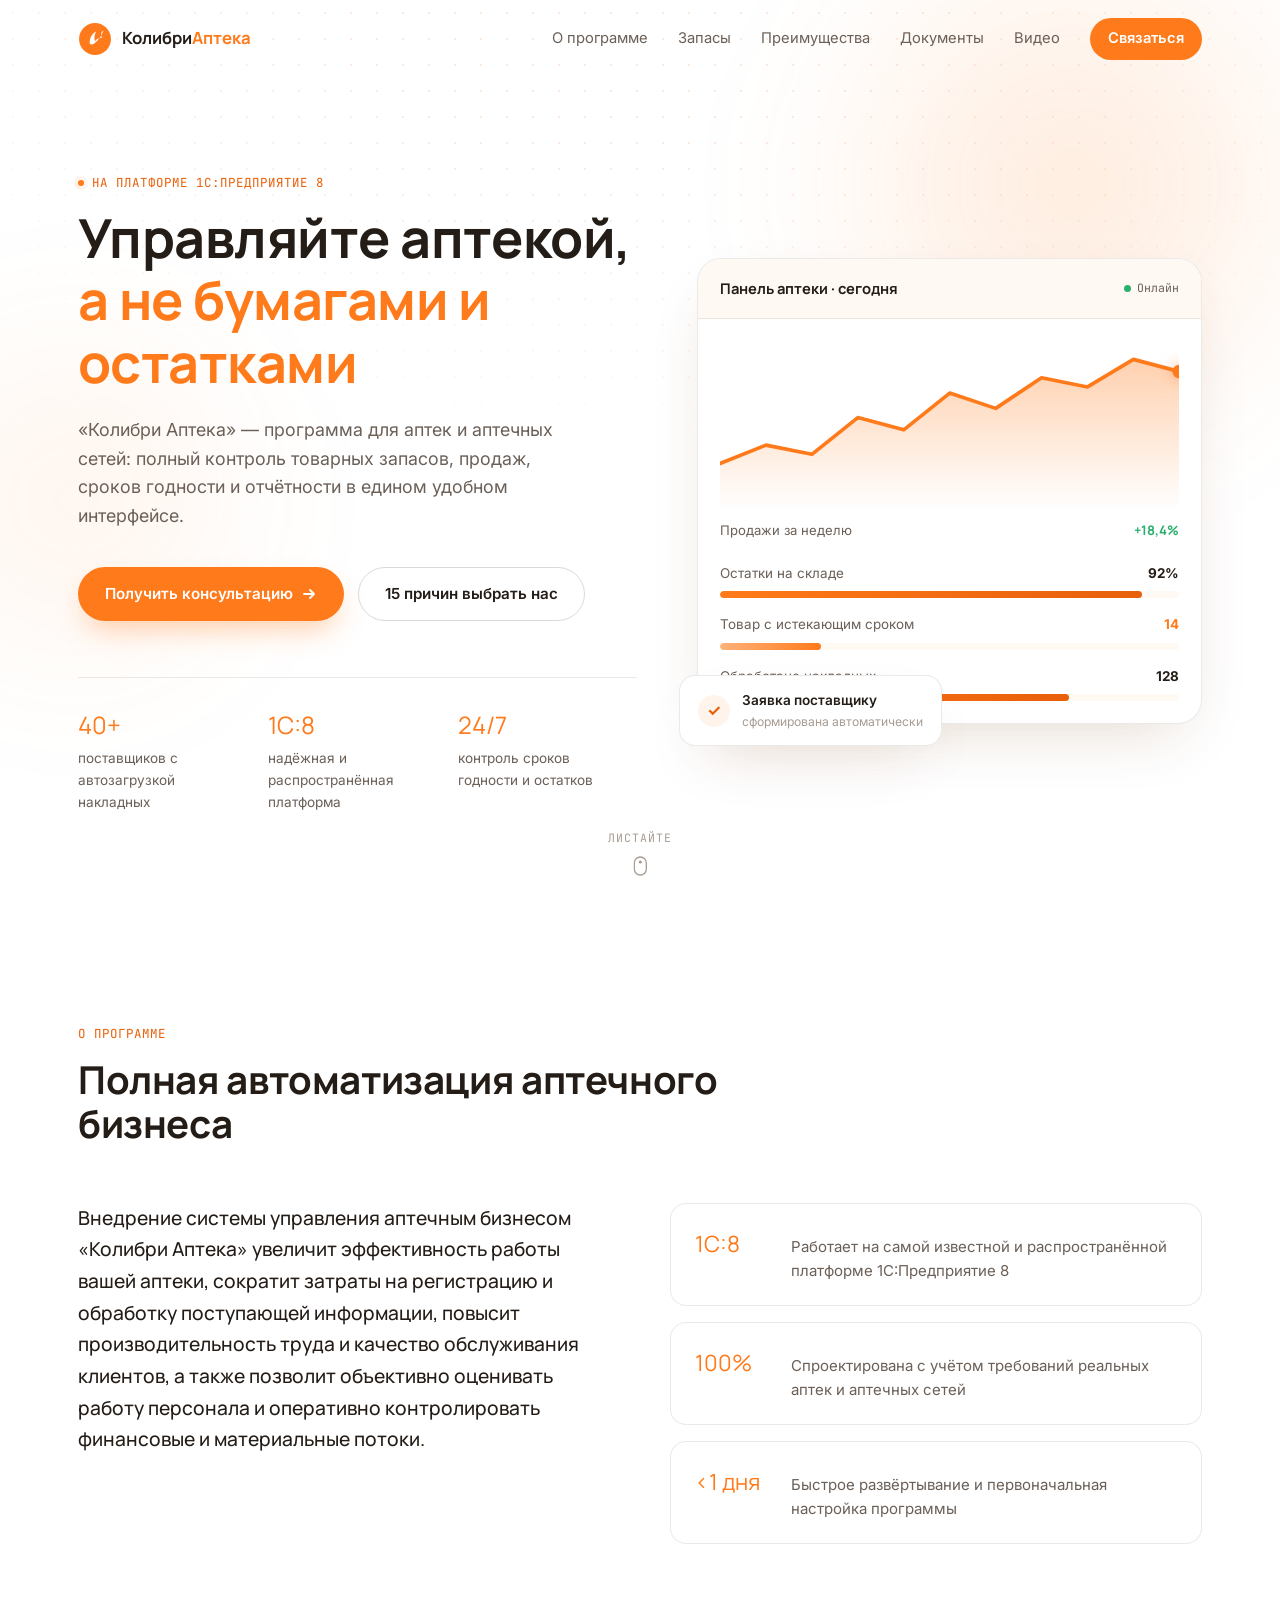
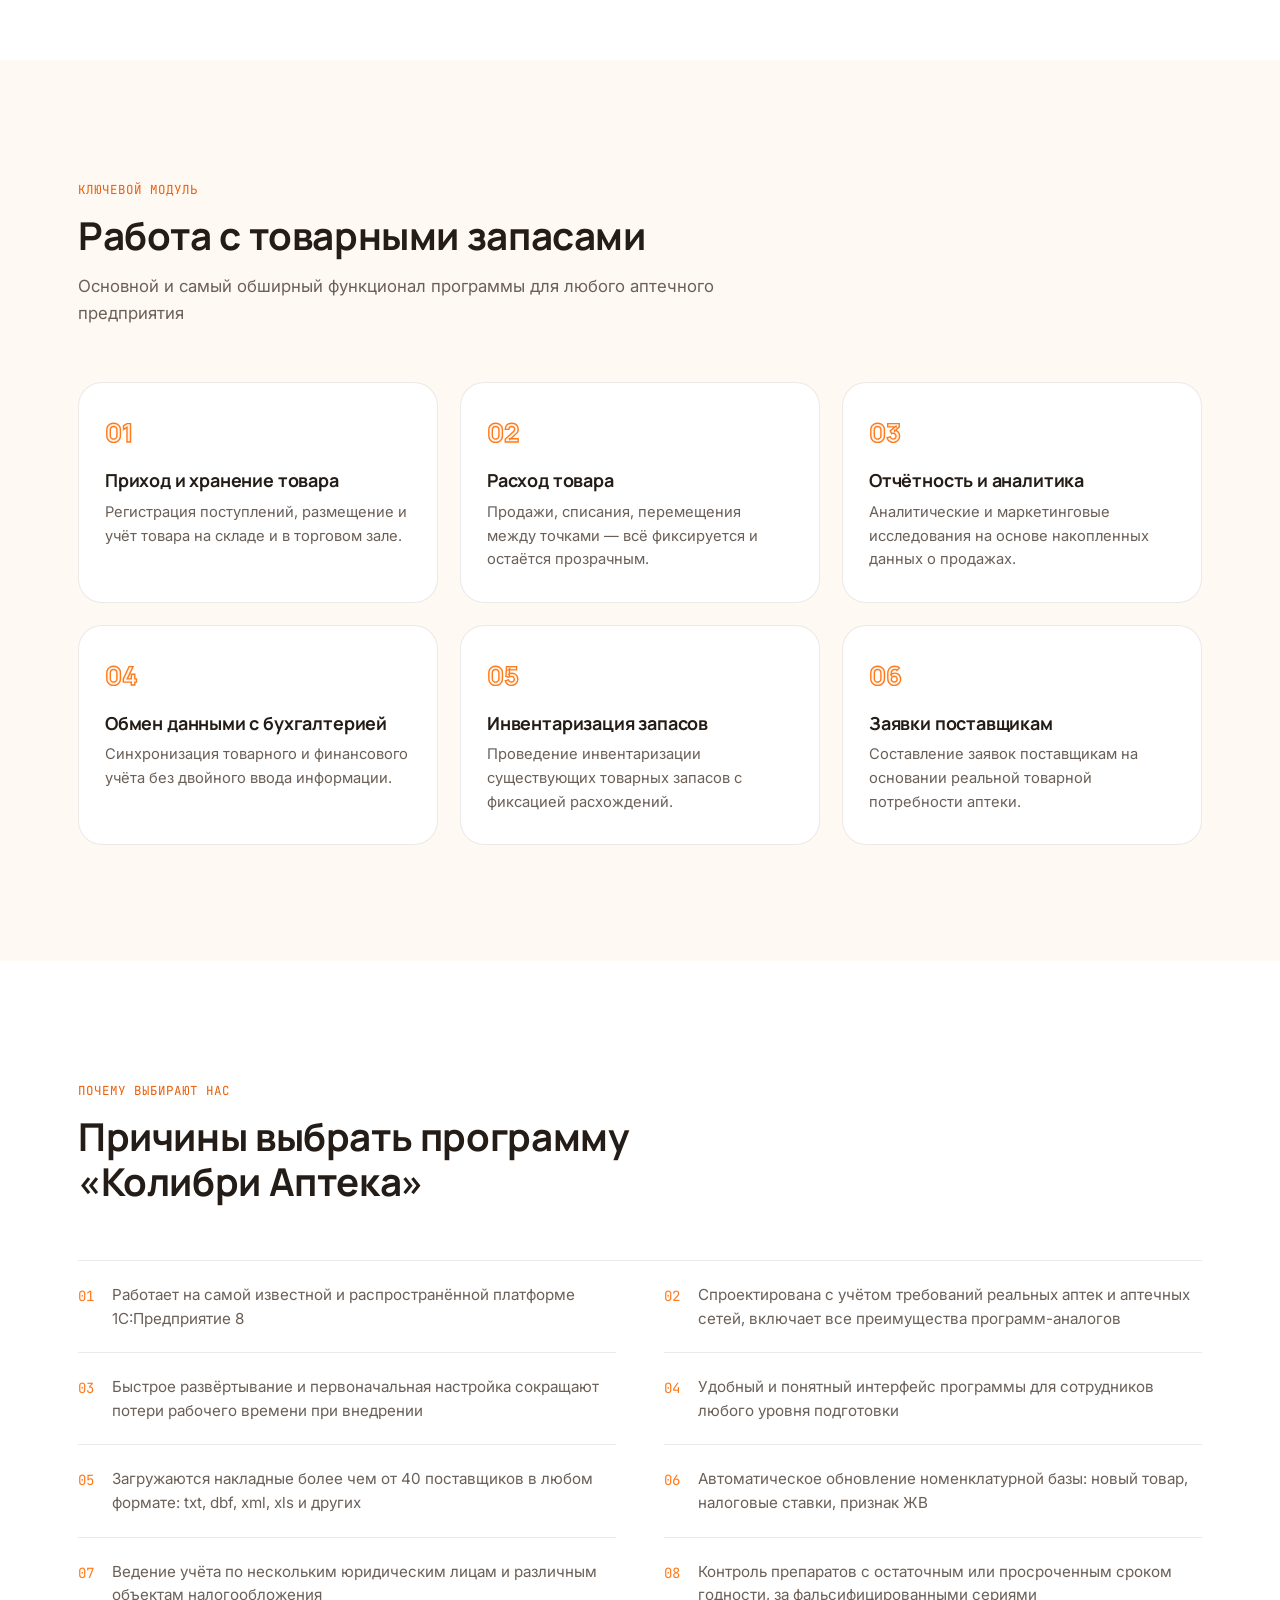
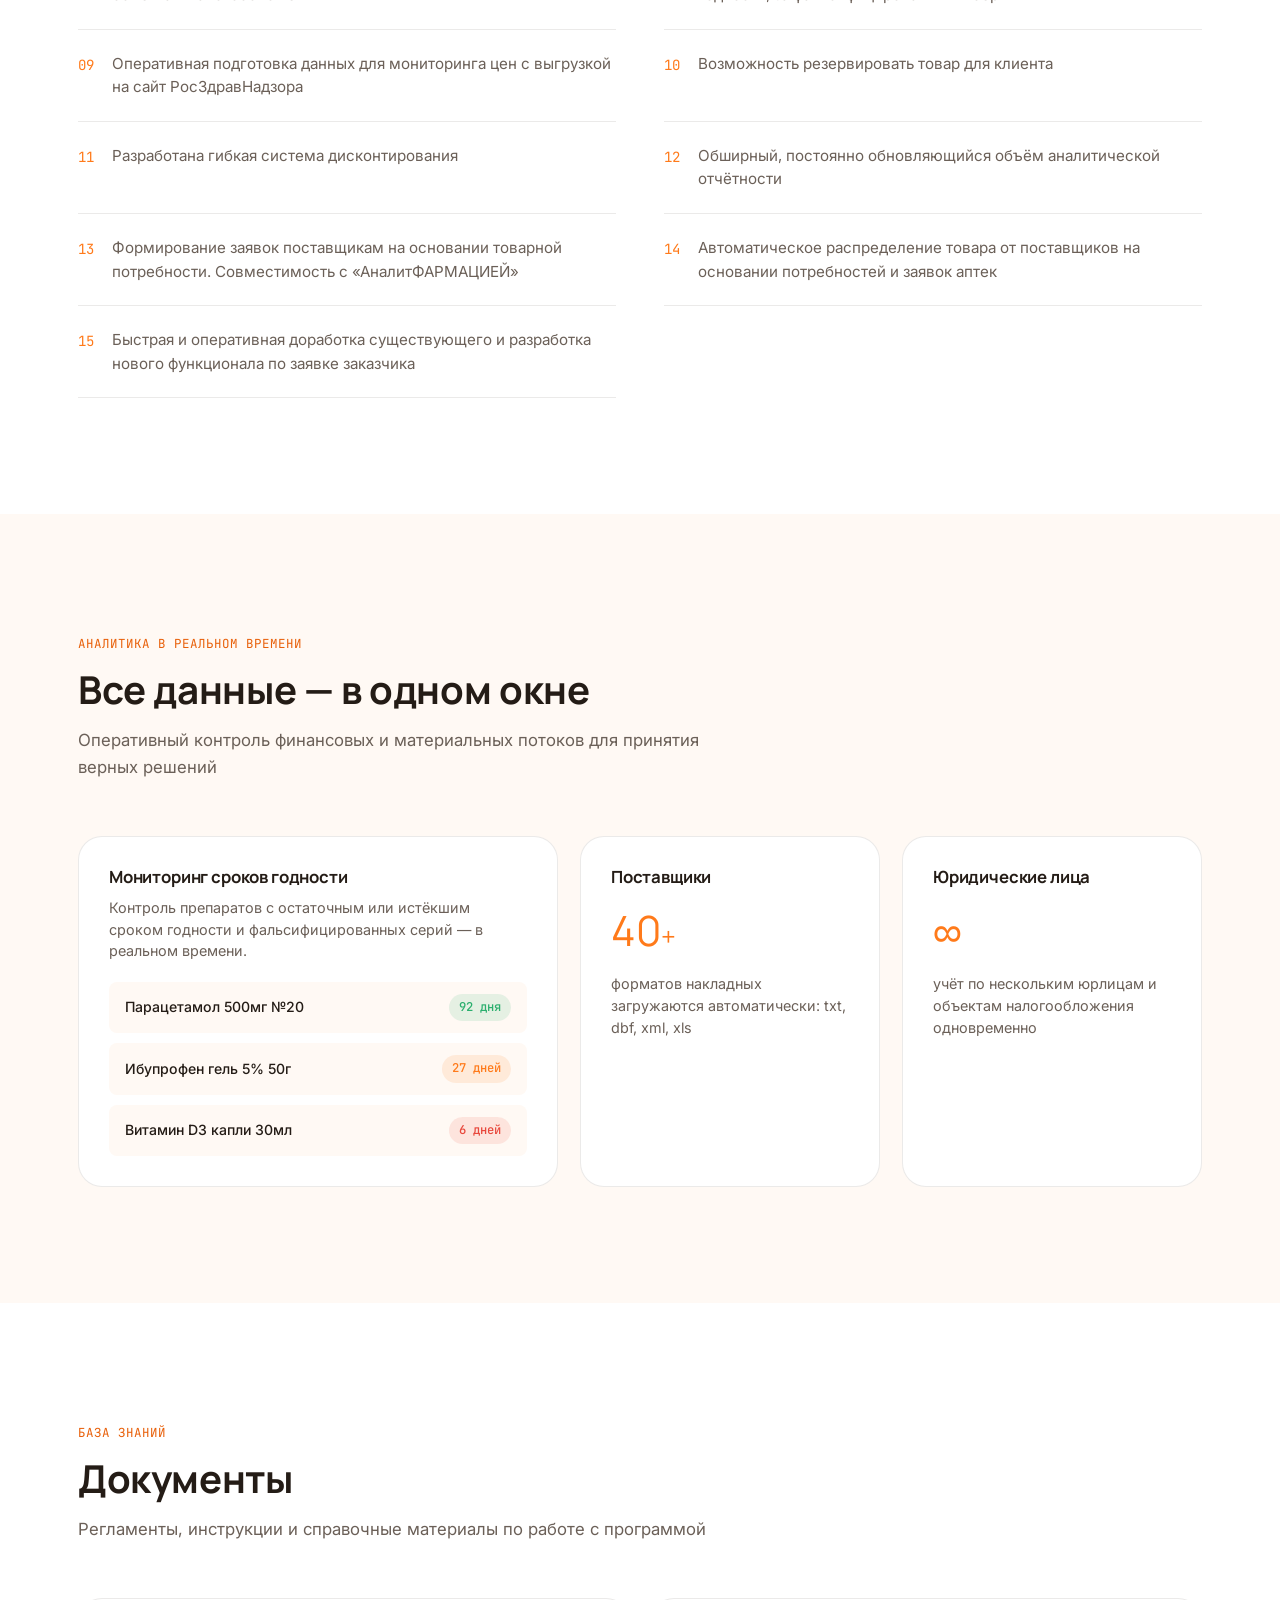
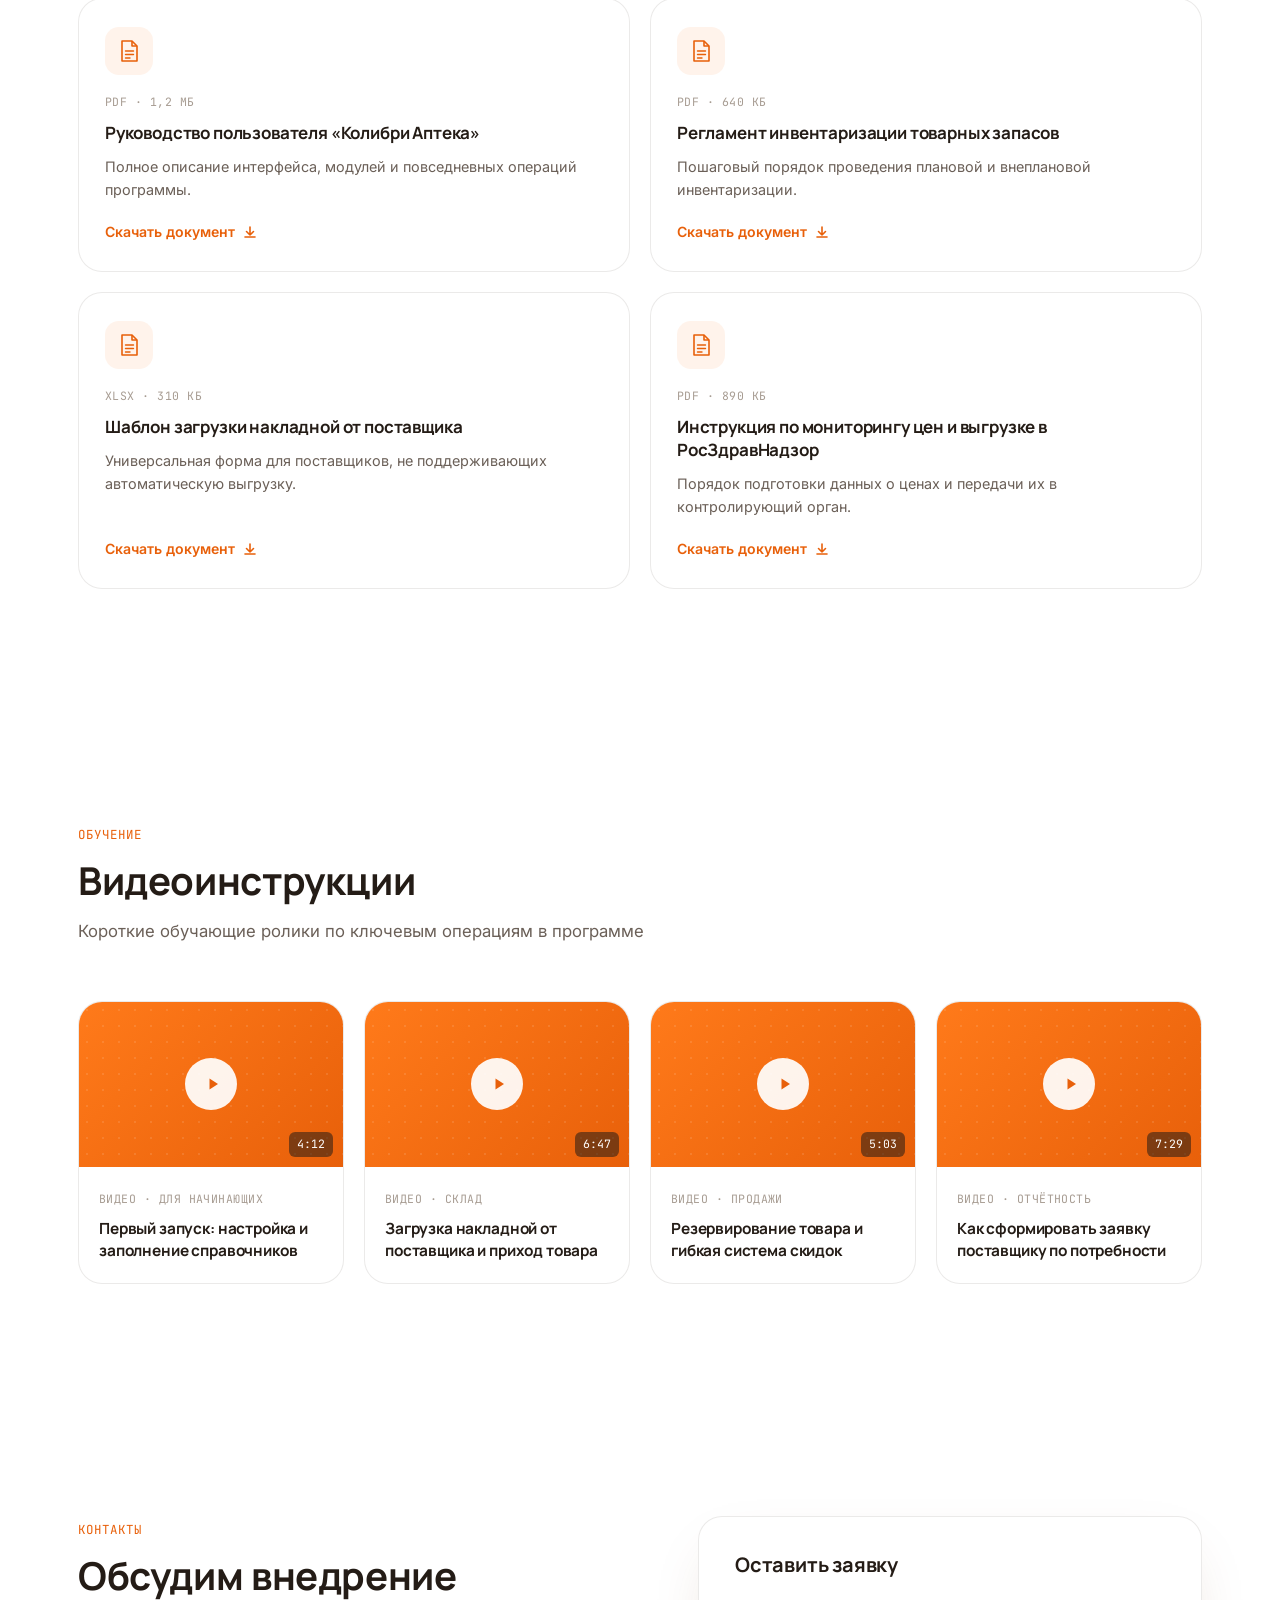
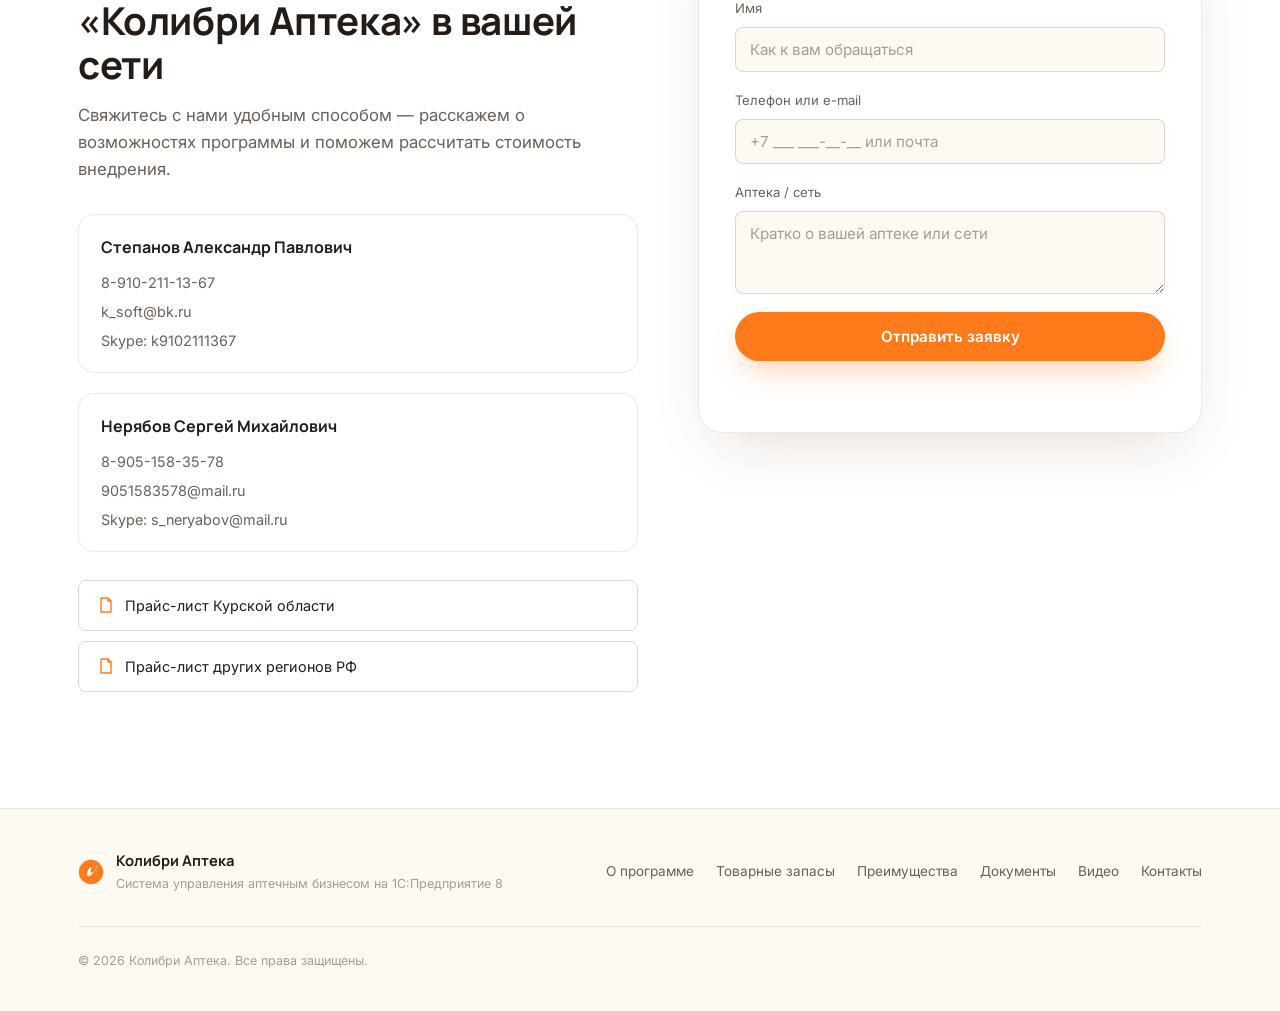
<file: index.html>
<!DOCTYPE html>
<html lang="ru">
<head>
  <meta charset="UTF-8">
  <meta name="viewport" content="width=device-width, initial-scale=1.0">
  <title>Колибри Аптека — система управления аптечным бизнесом на 1С</title>
  <meta name="description" content="«Колибри Аптека» — программа управления товарными запасами, продажами и отчётностью для аптек и аптечных сетей на платформе 1С:Предприятие 8.">

  <!-- ============ ШРИФТЫ ============
       Manrope — закруглённый, дружелюбный дисплейный шрифт для заголовков,
       снимает «казённость» темы учётной системы.
       Inter — нейтральный текстовый шрифт для основного контента. -->
  <link rel="preconnect" href="https://fonts.googleapis.com">
  <link rel="preconnect" href="https://fonts.gstatic.com" crossorigin>
  <link href="https://fonts.googleapis.com/css2?family=Manrope:wght@500;600;700;800&family=Inter:wght@400;500;600;700&family=JetBrains+Mono:wght@400;500&display=swap" rel="stylesheet">

  <link rel="icon" href="img/favicon.svg" type="image/svg+xml">
  <link rel="stylesheet" href="css/style.css">
</head>
<body>

  <!-- ======================================================
       ФОНОВЫЙ ДЕКОР: мягкие тёплые пятна-«блики» на белом —
       вместо инженерной сетки здесь более органичная, «фарма»
       атмосфера: округлые градиентные пятна, лёгкая текстура точек.
       ====================================================== -->
  <div class="bg-dots" aria-hidden="true"></div>
  <div class="bg-blob bg-blob-1" aria-hidden="true"></div>
  <div class="bg-blob bg-blob-2" aria-hidden="true"></div>

  <div class="scroll-progress" id="scrollProgress" aria-hidden="true"></div>

  <!-- ======================================================
       ШАПКА / НАВИГАЦИЯ
       ====================================================== -->
  <header class="site-header" id="siteHeader">
    <div class="container header-inner">
      <a href="#top" class="logo" aria-label="Колибри Аптека — на главную">
        <span class="logo-mark" aria-hidden="true">
          <svg viewBox="0 0 32 32" width="34" height="34" fill="none">
            <circle cx="16" cy="16" r="15" fill="var(--accent)"/>
            <path d="M11 20C11 15 13 11 17 9C15.5 12 15 15 16 18C18 15.5 21 14.5 23 15C21 12.5 21.5 9.5 24 8C22 13 20 16.5 15 20.5C13.5 21.5 12 21.5 11 20Z" fill="#fff"/>
          </svg>
        </span>
        <span class="logo-text">Колибри<span class="logo-accent">Аптека</span></span>
      </a>

      <nav class="main-nav" id="mainNav" aria-label="Основная навигация">
        <a href="#about" class="nav-link">О программе</a>
        <a href="#stock" class="nav-link">Запасы</a>
        <a href="#reasons" class="nav-link">Преимущества</a>
        <a href="#docs" class="nav-link">Документы</a>
        <a href="#videos" class="nav-link">Видео</a>
        <a href="#contacts" class="nav-link nav-cta">Связаться</a>
      </nav>

      <button class="burger" id="burgerBtn" aria-label="Открыть меню" aria-expanded="false" aria-controls="mainNav">
        <span></span><span></span><span></span>
      </button>
    </div>
  </header>

  <main id="top">

    <!-- ======================================================
         ГЕРОЙ-ЭКРАН
         ====================================================== -->
    <section class="hero" aria-labelledby="hero-title">
      <div class="container hero-grid">

        <div class="hero-copy" data-reveal>
          <p class="eyebrow">
            <span class="eyebrow-dot" aria-hidden="true"></span>
            На платформе 1С:Предприятие 8
          </p>
          <h1 id="hero-title" class="hero-title">
            Управляйте аптекой,<br>
            <span class="text-accent">а не бумагами и остатками</span>
          </h1>
          <p class="hero-lead">
            «Колибри Аптека» — программа для аптек и аптечных сетей: полный
            контроль товарных запасов, продаж, сроков годности и отчётности
            в едином удобном интерфейсе.
          </p>

          <div class="hero-actions">
            <a href="#contacts" class="btn btn-primary">
              Получить консультацию
              <svg width="16" height="16" viewBox="0 0 16 16" fill="none" aria-hidden="true"><path d="M3 8H13M13 8L9 4M13 8L9 12" stroke="currentColor" stroke-width="1.8" stroke-linecap="round" stroke-linejoin="round"/></svg>
            </a>
            <a href="#reasons" class="btn btn-ghost">15 причин выбрать нас</a>
          </div>

          <dl class="hero-stats">
            <div class="hero-stat">
              <dt>40+</dt>
              <dd>поставщиков с автозагрузкой накладных</dd>
            </div>
            <div class="hero-stat">
              <dt>1С:8</dt>
              <dd>надёжная и распространённая платформа</dd>
            </div>
            <div class="hero-stat">
              <dt>24/7</dt>
              <dd>контроль сроков годности и остатков</dd>
            </div>
          </dl>
        </div>

        <!-- СИГНАТУРНЫЙ ЭЛЕМЕНТ: карточка аналитической панели —
             отражает суть продукта: контроль остатков, сроков годности,
             автоматизация закупок. -->
        <div class="hero-visual" data-reveal aria-hidden="true">
          <div class="dash-card">
            <div class="dash-card-head">
              <span class="dash-title">Панель аптеки · сегодня</span>
              <span class="dash-live"><span class="dash-live-dot"></span>Онлайн</span>
            </div>

            <div class="dash-body">
              <!-- Мини-график динамики продаж -->
              <div class="dash-chart-wrap">
                <svg class="dash-chart" viewBox="0 0 300 110" fill="none">
                  <defs>
                    <linearGradient id="chartFill" x1="0" y1="0" x2="0" y2="1">
                      <stop offset="0%" stop-color="var(--accent)" stop-opacity="0.35"/>
                      <stop offset="100%" stop-color="var(--accent)" stop-opacity="0"/>
                    </linearGradient>
                  </defs>
                  <path class="dash-chart-area" d="M0 80 L30 68 L60 74 L90 50 L120 58 L150 34 L180 44 L210 24 L240 30 L270 12 L300 20 L300 110 L0 110 Z" fill="url(#chartFill)"/>
                  <path class="dash-chart-line" d="M0 80 L30 68 L60 74 L90 50 L120 58 L150 34 L180 44 L210 24 L240 30 L270 12 L300 20" stroke="var(--accent)" stroke-width="2.4" stroke-linecap="round" stroke-linejoin="round"/>
                  <circle class="dash-chart-dot" cx="300" cy="20" r="4.5" fill="var(--accent)"/>
                </svg>
                <div class="dash-chart-labels">
                  <span>Продажи за неделю</span>
                  <span class="dash-chart-value">+18,4%</span>
                </div>
              </div>

              <!-- Индикаторы остатков / сроков годности -->
              <div class="dash-metrics">
                <div class="dash-metric">
                  <div class="dash-metric-head">
                    <span>Остатки на складе</span>
                    <span class="dash-metric-num">92%</span>
                  </div>
                  <div class="dash-bar"><div class="dash-bar-fill" style="width:92%"></div></div>
                </div>
                <div class="dash-metric">
                  <div class="dash-metric-head">
                    <span>Товар с истекающим сроком</span>
                    <span class="dash-metric-num dash-metric-warn">14</span>
                  </div>
                  <div class="dash-bar"><div class="dash-bar-fill dash-bar-warn" style="width:22%"></div></div>
                </div>
                <div class="dash-metric">
                  <div class="dash-metric-head">
                    <span>Обработано накладных</span>
                    <span class="dash-metric-num">128</span>
                  </div>
                  <div class="dash-bar"><div class="dash-bar-fill" style="width:76%"></div></div>
                </div>
              </div>
            </div>
          </div>

          <!-- Плавающая мини-карточка «подтверждение» -->
          <div class="dash-float">
            <span class="dash-float-icon">✓</span>
            <div>
              <p class="dash-float-title">Заявка поставщику</p>
              <p class="dash-float-sub">сформирована автоматически</p>
            </div>
          </div>
        </div>

      </div>

      <a href="#about" class="scroll-hint" aria-label="Прокрутить вниз">
        <span>Листайте</span>
        <svg width="14" height="20" viewBox="0 0 14 20" fill="none"><rect x="1" y="1" width="12" height="18" rx="6" stroke="currentColor" stroke-width="1.3"/><circle class="scroll-hint-dot" cx="7" cy="6" r="1.6" fill="currentColor"/></svg>
      </a>
    </section>


    <!-- ======================================================
         О ПРОГРАММЕ
         ====================================================== -->
    <section class="section about" id="about" aria-labelledby="about-title">
      <div class="container">
        <div class="section-head" data-reveal>
          <p class="eyebrow">О программе</p>
          <h2 id="about-title" class="section-title">Полная автоматизация аптечного бизнеса</h2>
        </div>

        <div class="about-grid">
          <p class="about-lead" data-reveal>
            Внедрение системы управления аптечным бизнесом «Колибри Аптека»
            увеличит эффективность работы вашей аптеки, сократит затраты на
            регистрацию и обработку поступающей информации, повысит
            производительность труда и качество обслуживания клиентов,
            а также позволит объективно оценивать работу персонала и
            оперативно контролировать финансовые и материальные потоки.
          </p>

          <div class="about-facts" data-reveal>
            <div class="fact-card">
              <span class="fact-num">1С:8</span>
              <span class="fact-label">Работает на самой известной и распространённой платформе 1С:Предприятие 8</span>
            </div>
            <div class="fact-card">
              <span class="fact-num">100%</span>
              <span class="fact-label">Спроектирована с учётом требований реальных аптек и аптечных сетей</span>
            </div>
            <div class="fact-card">
              <span class="fact-num">&lt;1 дня</span>
              <span class="fact-label">Быстрое развёртывание и первоначальная настройка программы</span>
            </div>
          </div>
        </div>
      </div>
    </section>


    <!-- ======================================================
         РАБОТА С ТОВАРНЫМИ ЗАПАСАМИ
         ====================================================== -->
    <section class="section stock" id="stock" aria-labelledby="stock-title">
      <div class="container">
        <div class="section-head" data-reveal>
          <p class="eyebrow">Ключевой модуль</p>
          <h2 id="stock-title" class="section-title">Работа с товарными запасами</h2>
          <p class="section-sub">Основной и самый обширный функционал программы для любого аптечного предприятия</p>
        </div>

        <div class="stock-grid">

          <article class="stock-card" data-reveal>
            <div class="stock-index">01</div>
            <h3>Приход и хранение товара</h3>
            <p>Регистрация поступлений, размещение и учёт товара на складе и в торговом зале.</p>
          </article>

          <article class="stock-card" data-reveal>
            <div class="stock-index">02</div>
            <h3>Расход товара</h3>
            <p>Продажи, списания, перемещения между точками — всё фиксируется и остаётся прозрачным.</p>
          </article>

          <article class="stock-card" data-reveal>
            <div class="stock-index">03</div>
            <h3>Отчётность и аналитика</h3>
            <p>Аналитические и маркетинговые исследования на основе накопленных данных о продажах.</p>
          </article>

          <article class="stock-card" data-reveal>
            <div class="stock-index">04</div>
            <h3>Обмен данными с бухгалтерией</h3>
            <p>Синхронизация товарного и финансового учёта без двойного ввода информации.</p>
          </article>

          <article class="stock-card" data-reveal>
            <div class="stock-index">05</div>
            <h3>Инвентаризация запасов</h3>
            <p>Проведение инвентаризации существующих товарных запасов с фиксацией расхождений.</p>
          </article>

          <article class="stock-card" data-reveal>
            <div class="stock-index">06</div>
            <h3>Заявки поставщикам</h3>
            <p>Составление заявок поставщикам на основании реальной товарной потребности аптеки.</p>
          </article>

        </div>
      </div>
    </section>


    <!-- ======================================================
         15 ПРИЧИН ВЫБРАТЬ ПРОГРАММУ
         ====================================================== -->
    <section class="section reasons" id="reasons" aria-labelledby="reasons-title">
      <div class="container">
        <div class="section-head" data-reveal>
          <p class="eyebrow">Почему выбирают нас</p>
          <h2 id="reasons-title" class="section-title">Причины выбрать программу «Колибри Аптека»</h2>
        </div>

        <ol class="reasons-list">
          <li class="reason-item" data-reveal>
            <span class="reason-num">01</span>
            <p>Работает на самой известной и распространённой платформе 1С:Предприятие 8</p>
          </li>
          <li class="reason-item" data-reveal>
            <span class="reason-num">02</span>
            <p>Спроектирована с учётом требований реальных аптек и аптечных сетей, включает все преимущества программ-аналогов</p>
          </li>
          <li class="reason-item" data-reveal>
            <span class="reason-num">03</span>
            <p>Быстрое развёртывание и первоначальная настройка сокращают потери рабочего времени при внедрении</p>
          </li>
          <li class="reason-item" data-reveal>
            <span class="reason-num">04</span>
            <p>Удобный и понятный интерфейс программы для сотрудников любого уровня подготовки</p>
          </li>
          <li class="reason-item" data-reveal>
            <span class="reason-num">05</span>
            <p>Загружаются накладные более чем от 40 поставщиков в любом формате: txt, dbf, xml, xls и других</p>
          </li>
          <li class="reason-item" data-reveal>
            <span class="reason-num">06</span>
            <p>Автоматическое обновление номенклатурной базы: новый товар, налоговые ставки, признак ЖВ</p>
          </li>
          <li class="reason-item" data-reveal>
            <span class="reason-num">07</span>
            <p>Ведение учёта по нескольким юридическим лицам и различным объектам налогообложения</p>
          </li>
          <li class="reason-item" data-reveal>
            <span class="reason-num">08</span>
            <p>Контроль препаратов с остаточным или просроченным сроком годности, за фальсифицированными сериями</p>
          </li>
          <li class="reason-item" data-reveal>
            <span class="reason-num">09</span>
            <p>Оперативная подготовка данных для мониторинга цен с выгрузкой на сайт РосЗдравНадзора</p>
          </li>
          <li class="reason-item" data-reveal>
            <span class="reason-num">10</span>
            <p>Возможность резервировать товар для клиента</p>
          </li>
          <li class="reason-item" data-reveal>
            <span class="reason-num">11</span>
            <p>Разработана гибкая система дисконтирования</p>
          </li>
          <li class="reason-item" data-reveal>
            <span class="reason-num">12</span>
            <p>Обширный, постоянно обновляющийся объём аналитической отчётности</p>
          </li>
          <li class="reason-item" data-reveal>
            <span class="reason-num">13</span>
            <p>Формирование заявок поставщикам на основании товарной потребности. Совместимость с «АналитФАРМАЦИЕЙ»</p>
          </li>
          <li class="reason-item" data-reveal>
            <span class="reason-num">14</span>
            <p>Автоматическое распределение товара от поставщиков на основании потребностей и заявок аптек</p>
          </li>
          <li class="reason-item" data-reveal>
            <span class="reason-num">15</span>
            <p>Быстрая и оперативная доработка существующего и разработка нового функционала по заявке заказчика</p>
          </li>
        </ol>
      </div>
    </section>


    <!-- ======================================================
         АНАЛИТИЧЕСКАЯ ПАНЕЛЬ (доп. визуализация возможностей)
         ====================================================== -->
    <section class="section dashboard" id="dashboard" aria-labelledby="dashboard-title">
      <div class="container">
        <div class="section-head" data-reveal>
          <p class="eyebrow">Аналитика в реальном времени</p>
          <h2 id="dashboard-title" class="section-title">Все данные — в одном окне</h2>
          <p class="section-sub">Оперативный контроль финансовых и материальных потоков для принятия верных решений</p>
        </div>

        <div class="dashboard-grid">
          <div class="dboard-card dboard-card-wide" data-reveal>
            <h3>Мониторинг сроков годности</h3>
            <p class="dboard-text">Контроль препаратов с остаточным или истёкшим сроком годности и фальсифицированных серий — в реальном времени.</p>
            <div class="expiry-rows">
              <div class="expiry-row">
                <span class="expiry-name">Парацетамол 500мг №20</span>
                <span class="expiry-badge expiry-badge-ok">92 дня</span>
              </div>
              <div class="expiry-row">
                <span class="expiry-name">Ибупрофен гель 5% 50г</span>
                <span class="expiry-badge expiry-badge-warn">27 дней</span>
              </div>
              <div class="expiry-row">
                <span class="expiry-name">Витамин D3 капли 30мл</span>
                <span class="expiry-badge expiry-badge-crit">6 дней</span>
              </div>
            </div>
          </div>

          <div class="dboard-card" data-reveal>
            <h3>Поставщики</h3>
            <p class="dboard-num">40<span>+</span></p>
            <p class="dboard-text">форматов накладных загружаются автоматически: txt, dbf, xml, xls</p>
          </div>

          <div class="dboard-card" data-reveal>
            <h3>Юридические лица</h3>
            <p class="dboard-num">∞</p>
            <p class="dboard-text">учёт по нескольким юрлицам и объектам налогообложения одновременно</p>
          </div>
        </div>
      </div>
    </section>


    <!-- ======================================================
         ДОКУМЕНТЫ
         Заглушки карточек документов — файлы физически не
         прилагаются к архиву, ссылки ведут на «#» с пометкой.
         Замените href на реальные пути к файлам при наполнении.
         ====================================================== -->
    <section class="section docs" id="docs" aria-labelledby="docs-title">
      <div class="container">
        <div class="section-head" data-reveal>
          <p class="eyebrow">База знаний</p>
          <h2 id="docs-title" class="section-title">Документы</h2>
          <p class="section-sub">Регламенты, инструкции и справочные материалы по работе с программой</p>
        </div>

        <div class="docs-grid">

          <a href="#" class="doc-card" data-reveal>
            <div class="doc-icon" aria-hidden="true">
              <svg width="26" height="26" viewBox="0 0 26 26" fill="none"><path d="M6 3H16L21 8V23H6V3Z" stroke="currentColor" stroke-width="1.6" stroke-linejoin="round"/><path d="M16 3V8H21" stroke="currentColor" stroke-width="1.6" stroke-linejoin="round"/><path d="M9.5 13H17.5M9.5 16.5H17.5M9.5 20H14" stroke="currentColor" stroke-width="1.4" stroke-linecap="round"/></svg>
            </div>
            <span class="doc-type">PDF · 1,2 МБ</span>
            <h3>Руководство пользователя «Колибри Аптека»</h3>
            <p>Полное описание интерфейса, модулей и повседневных операций программы.</p>
            <span class="doc-action">Скачать документ
              <svg width="14" height="14" viewBox="0 0 14 14" fill="none"><path d="M7 2V10M7 10L3.5 6.5M7 10L10.5 6.5" stroke="currentColor" stroke-width="1.6" stroke-linecap="round" stroke-linejoin="round"/><path d="M2 12H12" stroke="currentColor" stroke-width="1.6" stroke-linecap="round"/></svg>
            </span>
          </a>

          <a href="#" class="doc-card" data-reveal>
            <div class="doc-icon" aria-hidden="true">
              <svg width="26" height="26" viewBox="0 0 26 26" fill="none"><path d="M6 3H16L21 8V23H6V3Z" stroke="currentColor" stroke-width="1.6" stroke-linejoin="round"/><path d="M16 3V8H21" stroke="currentColor" stroke-width="1.6" stroke-linejoin="round"/><path d="M9.5 13H17.5M9.5 16.5H17.5M9.5 20H14" stroke="currentColor" stroke-width="1.4" stroke-linecap="round"/></svg>
            </div>
            <span class="doc-type">PDF · 640 КБ</span>
            <h3>Регламент инвентаризации товарных запасов</h3>
            <p>Пошаговый порядок проведения плановой и внеплановой инвентаризации.</p>
            <span class="doc-action">Скачать документ
              <svg width="14" height="14" viewBox="0 0 14 14" fill="none"><path d="M7 2V10M7 10L3.5 6.5M7 10L10.5 6.5" stroke="currentColor" stroke-width="1.6" stroke-linecap="round" stroke-linejoin="round"/><path d="M2 12H12" stroke="currentColor" stroke-width="1.6" stroke-linecap="round"/></svg>
            </span>
          </a>

          <a href="#" class="doc-card" data-reveal>
            <div class="doc-icon" aria-hidden="true">
              <svg width="26" height="26" viewBox="0 0 26 26" fill="none"><path d="M6 3H16L21 8V23H6V3Z" stroke="currentColor" stroke-width="1.6" stroke-linejoin="round"/><path d="M16 3V8H21" stroke="currentColor" stroke-width="1.6" stroke-linejoin="round"/><path d="M9.5 13H17.5M9.5 16.5H17.5M9.5 20H14" stroke="currentColor" stroke-width="1.4" stroke-linecap="round"/></svg>
            </div>
            <span class="doc-type">XLSX · 310 КБ</span>
            <h3>Шаблон загрузки накладной от поставщика</h3>
            <p>Универсальная форма для поставщиков, не поддерживающих автоматическую выгрузку.</p>
            <span class="doc-action">Скачать документ
              <svg width="14" height="14" viewBox="0 0 14 14" fill="none"><path d="M7 2V10M7 10L3.5 6.5M7 10L10.5 6.5" stroke="currentColor" stroke-width="1.6" stroke-linecap="round" stroke-linejoin="round"/><path d="M2 12H12" stroke="currentColor" stroke-width="1.6" stroke-linecap="round"/></svg>
            </span>
          </a>

          <a href="#" class="doc-card" data-reveal>
            <div class="doc-icon" aria-hidden="true">
              <svg width="26" height="26" viewBox="0 0 26 26" fill="none"><path d="M6 3H16L21 8V23H6V3Z" stroke="currentColor" stroke-width="1.6" stroke-linejoin="round"/><path d="M16 3V8H21" stroke="currentColor" stroke-width="1.6" stroke-linejoin="round"/><path d="M9.5 13H17.5M9.5 16.5H17.5M9.5 20H14" stroke="currentColor" stroke-width="1.4" stroke-linecap="round"/></svg>
            </div>
            <span class="doc-type">PDF · 890 КБ</span>
            <h3>Инструкция по мониторингу цен и выгрузке в РосЗдравНадзор</h3>
            <p>Порядок подготовки данных о ценах и передачи их в контролирующий орган.</p>
            <span class="doc-action">Скачать документ
              <svg width="14" height="14" viewBox="0 0 14 14" fill="none"><path d="M7 2V10M7 10L3.5 6.5M7 10L10.5 6.5" stroke="currentColor" stroke-width="1.6" stroke-linecap="round" stroke-linejoin="round"/><path d="M2 12H12" stroke="currentColor" stroke-width="1.6" stroke-linecap="round"/></svg>
            </span>
          </a>

        </div>
      </div>
    </section>


    <!-- ======================================================
         ВИДЕОИНСТРУКЦИИ
         Заглушки видеокарточек: превью-миниатюра со значком
         Play вместо реального видео. Замените data-video-src
         или href на ссылку на реальный ролик (например, YouTube
         embed или собственный видеохостинг) при наполнении.
         ====================================================== -->
    <section class="section videos" id="videos" aria-labelledby="videos-title">
      <div class="container">
        <div class="section-head" data-reveal>
          <p class="eyebrow">Обучение</p>
          <h2 id="videos-title" class="section-title">Видеоинструкции</h2>
          <p class="section-sub">Короткие обучающие ролики по ключевым операциям в программе</p>
        </div>

        <div class="videos-grid">

          <a href="#" class="video-card" data-reveal>
            <div class="video-thumb">
              <span class="video-play" aria-hidden="true">
                <svg width="20" height="20" viewBox="0 0 20 20" fill="none"><path d="M6.5 4.5L15 10L6.5 15.5V4.5Z" fill="currentColor"/></svg>
              </span>
              <span class="video-duration">4:12</span>
            </div>
            <div class="video-body">
              <span class="doc-type">Видео · для начинающих</span>
              <h3>Первый запуск: настройка и заполнение справочников</h3>
            </div>
          </a>

          <a href="#" class="video-card" data-reveal>
            <div class="video-thumb">
              <span class="video-play" aria-hidden="true">
                <svg width="20" height="20" viewBox="0 0 20 20" fill="none"><path d="M6.5 4.5L15 10L6.5 15.5V4.5Z" fill="currentColor"/></svg>
              </span>
              <span class="video-duration">6:47</span>
            </div>
            <div class="video-body">
              <span class="doc-type">Видео · склад</span>
              <h3>Загрузка накладной от поставщика и приход товара</h3>
            </div>
          </a>

          <a href="#" class="video-card" data-reveal>
            <div class="video-thumb">
              <span class="video-play" aria-hidden="true">
                <svg width="20" height="20" viewBox="0 0 20 20" fill="none"><path d="M6.5 4.5L15 10L6.5 15.5V4.5Z" fill="currentColor"/></svg>
              </span>
              <span class="video-duration">5:03</span>
            </div>
            <div class="video-body">
              <span class="doc-type">Видео · продажи</span>
              <h3>Резервирование товара и гибкая система скидок</h3>
            </div>
          </a>

          <a href="#" class="video-card" data-reveal>
            <div class="video-thumb">
              <span class="video-play" aria-hidden="true">
                <svg width="20" height="20" viewBox="0 0 20 20" fill="none"><path d="M6.5 4.5L15 10L6.5 15.5V4.5Z" fill="currentColor"/></svg>
              </span>
              <span class="video-duration">7:29</span>
            </div>
            <div class="video-body">
              <span class="doc-type">Видео · отчётность</span>
              <h3>Как сформировать заявку поставщику по потребности</h3>
            </div>
          </a>

        </div>
      </div>
    </section>


    <!-- ======================================================
         КОНТАКТЫ
         ====================================================== -->
    <section class="section contacts" id="contacts" aria-labelledby="contacts-title">
      <div class="container contacts-grid">

        <div class="contacts-copy" data-reveal>
          <p class="eyebrow">Контакты</p>
          <h2 id="contacts-title" class="section-title">Обсудим внедрение «Колибри Аптека» в вашей сети</h2>
          <p class="section-sub">
            Свяжитесь с нами удобным способом — расскажем о возможностях
            программы и поможем рассчитать стоимость внедрения.
          </p>

          <div class="contact-persons">
            <div class="contact-person">
              <p class="person-name">Степанов Александр Павлович</p>
              <ul class="person-details">
                <li><a href="tel:+79102111367">8-910-211-13-67</a></li>
                <li><a href="mailto:k_soft@bk.ru">k_soft@bk.ru</a></li>
                <li><span>Skype: k9102111367</span></li>
              </ul>
            </div>
            <div class="contact-person">
              <p class="person-name">Нерябов Сергей Михайлович</p>
              <ul class="person-details">
                <li><a href="tel:+79051583578">8-905-158-35-78</a></li>
                <li><a href="mailto:9051583578@mail.ru">9051583578@mail.ru</a></li>
                <li><span>Skype: s_neryabov@mail.ru</span></li>
              </ul>
            </div>
          </div>

          <div class="price-links">
            <a href="http://kolibrisoft.ru/prices/Price_ST_Kursk.xls" class="price-link">
              <svg width="18" height="18" viewBox="0 0 18 18" fill="none"><path d="M4 2H11L14 5V16H4V2Z" stroke="currentColor" stroke-width="1.4" stroke-linejoin="round"/><path d="M11 2V5H14" stroke="currentColor" stroke-width="1.4" stroke-linejoin="round"/></svg>
              Прайс-лист Курской области
            </a>
            <a href="http://kolibrisoft.ru/prices/Price_ST.xls" class="price-link">
              <svg width="18" height="18" viewBox="0 0 18 18" fill="none"><path d="M4 2H11L14 5V16H4V2Z" stroke="currentColor" stroke-width="1.4" stroke-linejoin="round"/><path d="M11 2V5H14" stroke="currentColor" stroke-width="1.4" stroke-linejoin="round"/></svg>
              Прайс-лист других регионов РФ
            </a>
          </div>
        </div>

        <form class="contact-form" id="contactForm" data-reveal novalidate>
          <h3 class="form-title">Оставить заявку</h3>

          <label class="form-field">
            <span>Имя</span>
            <input type="text" name="name" placeholder="Как к вам обращаться" required>
          </label>

          <label class="form-field">
            <span>Телефон или e-mail</span>
            <input type="text" name="contact" placeholder="+7 ___ ___-__-__ или почта" required>
          </label>

          <label class="form-field">
            <span>Аптека / сеть</span>
            <textarea name="message" rows="3" placeholder="Кратко о вашей аптеке или сети"></textarea>
          </label>

          <button type="submit" class="btn btn-primary btn-block">
            Отправить заявку
          </button>

          <p class="form-note" id="formNote" role="status" aria-live="polite"></p>
        </form>

      </div>
    </section>

  </main>

  <!-- ======================================================
       ПОДВАЛ
       ====================================================== -->
  <footer class="site-footer">
    <div class="container footer-inner">
      <div class="footer-brand">
        <span class="logo-mark" aria-hidden="true">
          <svg viewBox="0 0 32 32" width="26" height="26" fill="none">
            <circle cx="16" cy="16" r="15" fill="var(--accent)"/>
            <path d="M11 20C11 15 13 11 17 9C15.5 12 15 15 16 18C18 15.5 21 14.5 23 15C21 12.5 21.5 9.5 24 8C22 13 20 16.5 15 20.5C13.5 21.5 12 21.5 11 20Z" fill="#fff"/>
          </svg>
        </span>
        <div>
          <p class="footer-company">Колибри Аптека</p>
          <p class="footer-meta">Система управления аптечным бизнесом на 1С:Предприятие 8</p>
        </div>
      </div>

      <nav class="footer-nav" aria-label="Навигация по разделам">
        <a href="#about">О программе</a>
        <a href="#stock">Товарные запасы</a>
        <a href="#reasons">Преимущества</a>
        <a href="#docs">Документы</a>
        <a href="#videos">Видео</a>
        <a href="#contacts">Контакты</a>
      </nav>

      <p class="footer-copy">© <span id="year"></span> Колибри Аптека. Все права защищены.</p>
    </div>
  </footer>

  <button class="to-top" id="toTopBtn" aria-label="Наверх">
    <svg width="18" height="18" viewBox="0 0 18 18" fill="none"><path d="M9 15V3M9 3L4 8M9 3L14 8" stroke="currentColor" stroke-width="1.7" stroke-linecap="round" stroke-linejoin="round"/></svg>
  </button>

  <script src="js/main.js"></script>
</body>
</html>
</file>
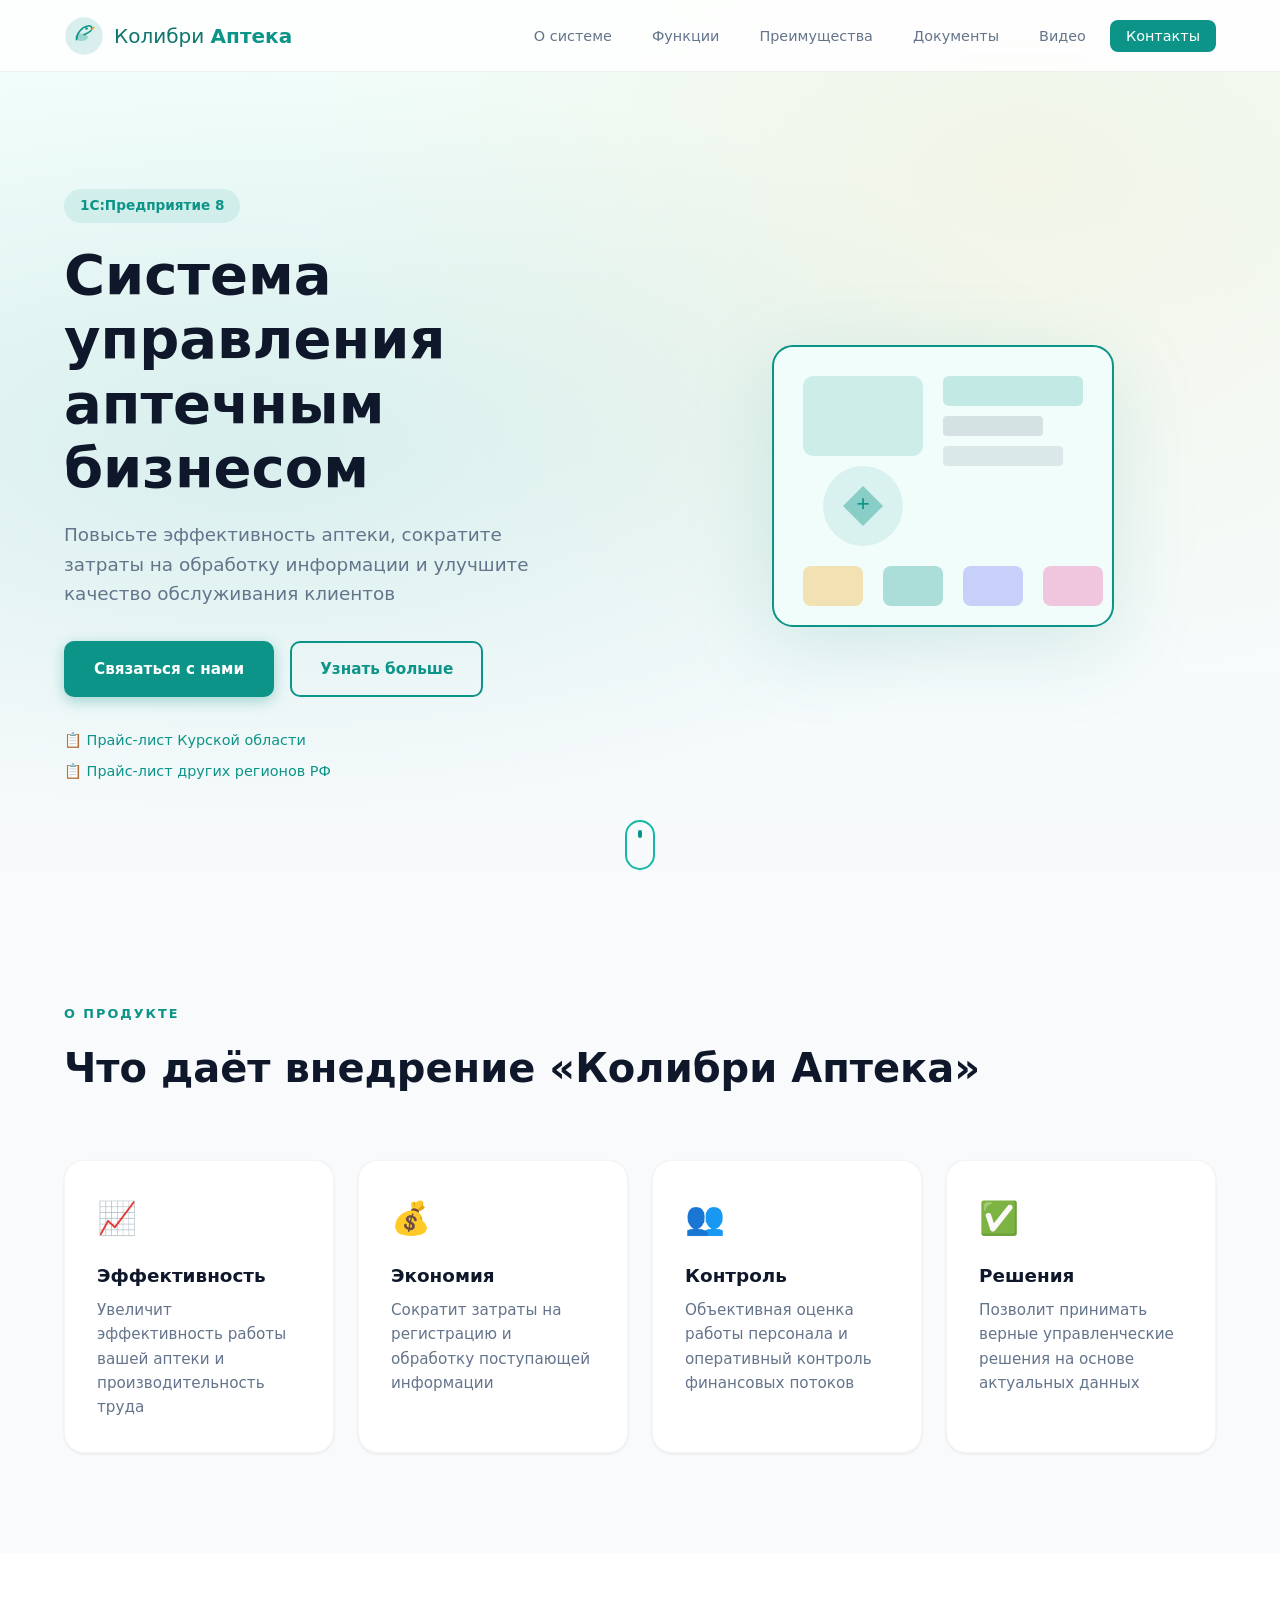
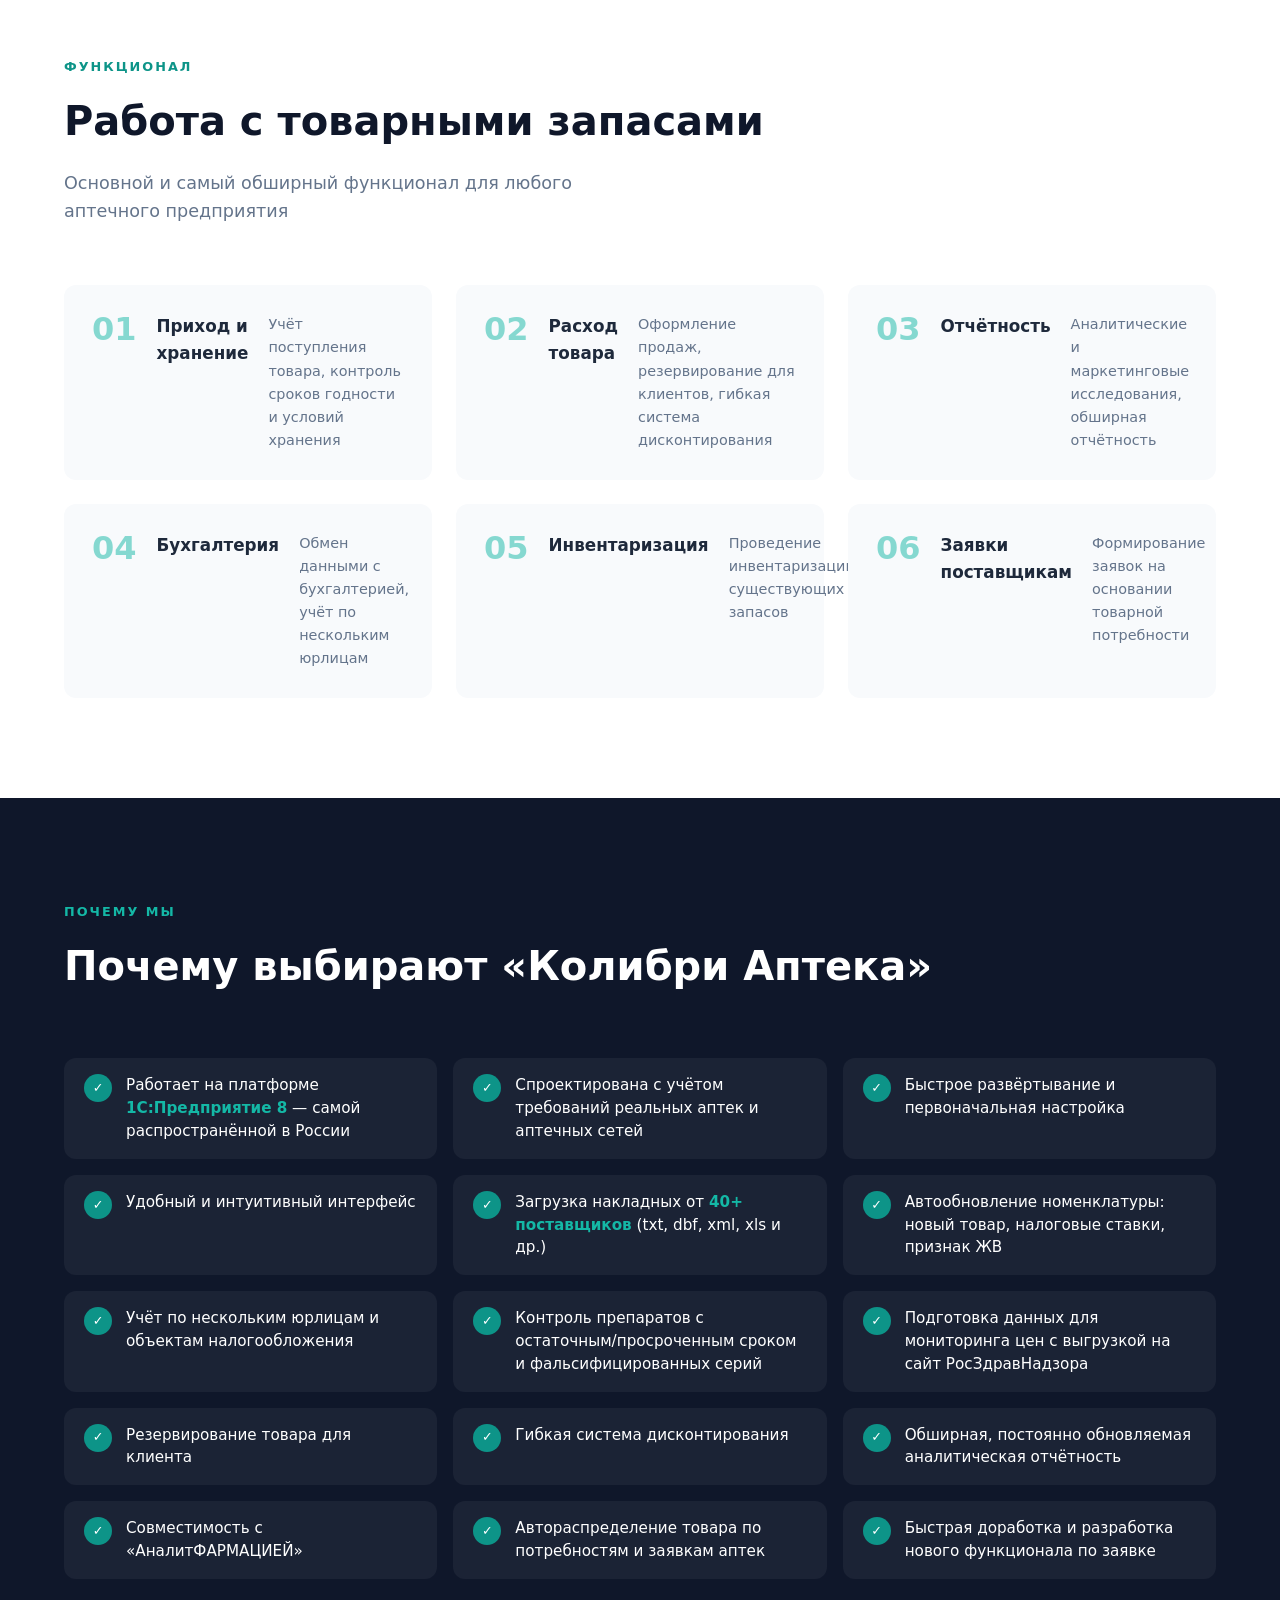
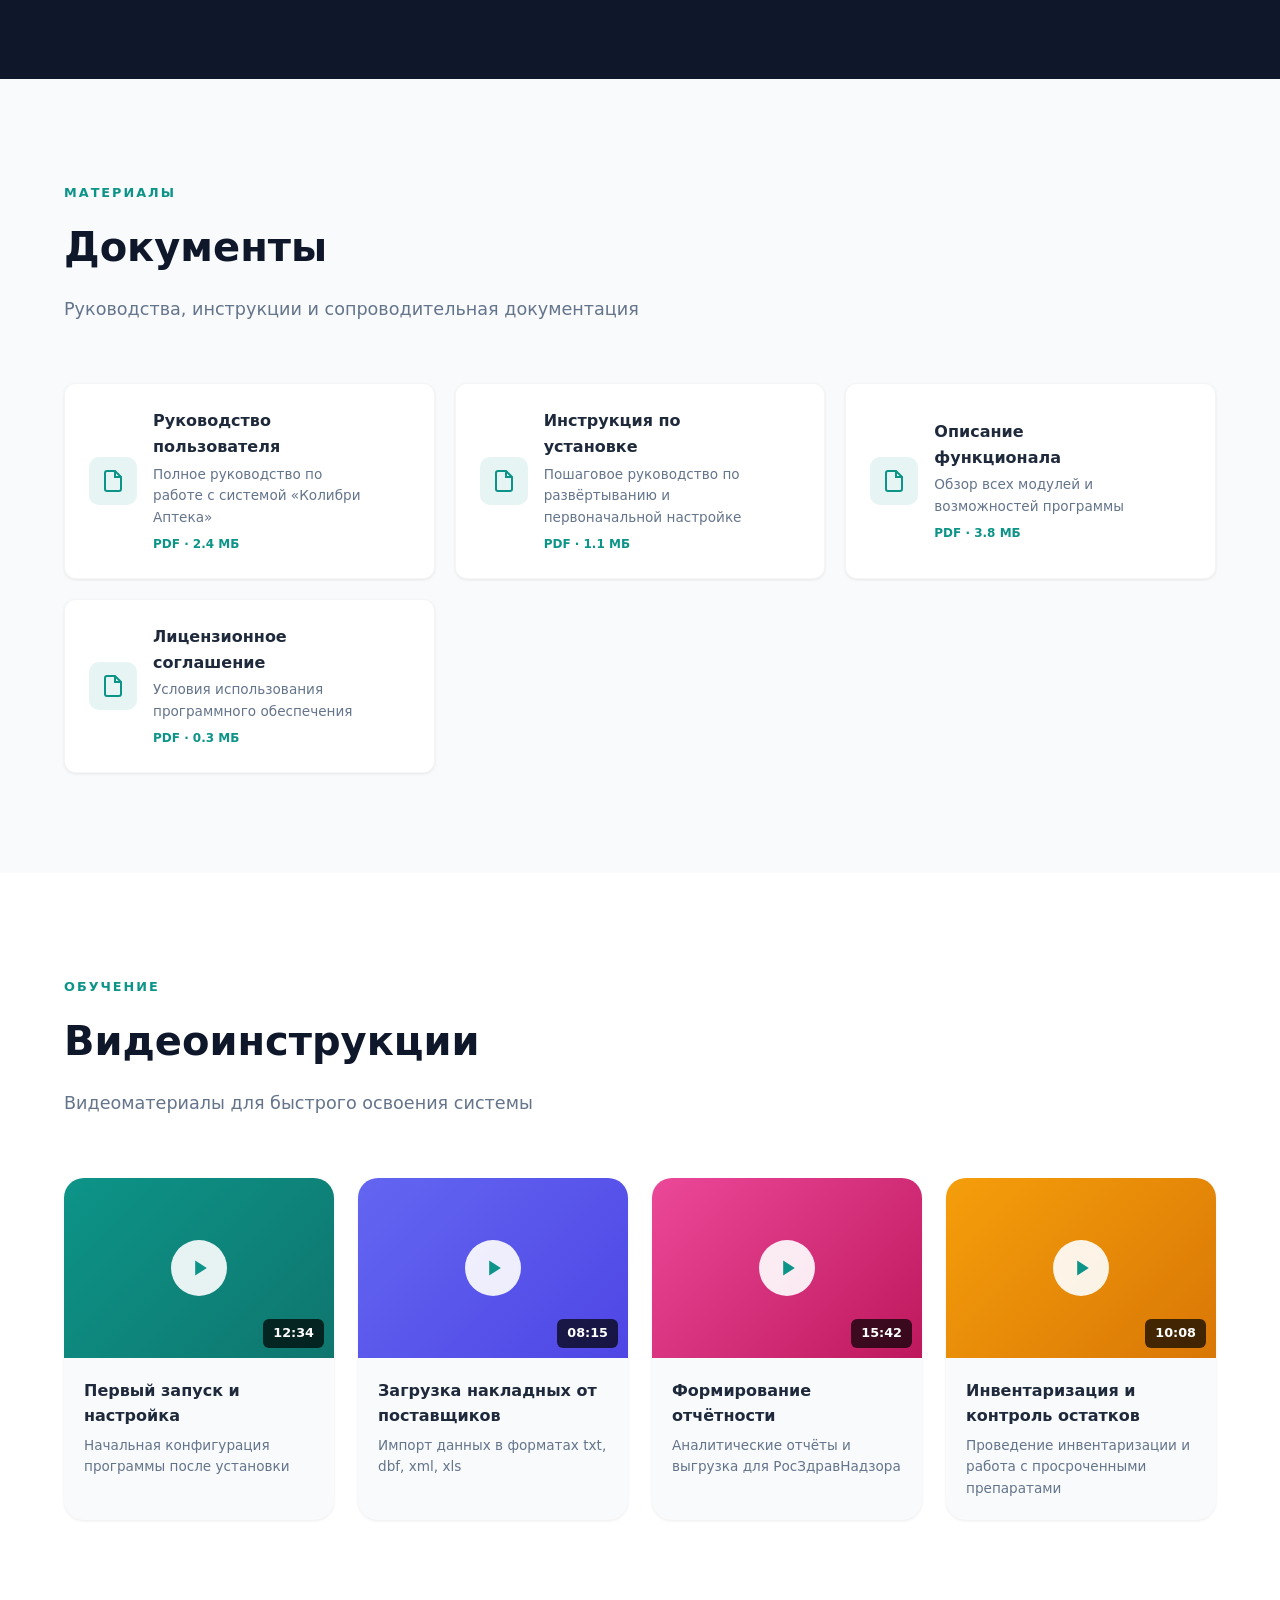
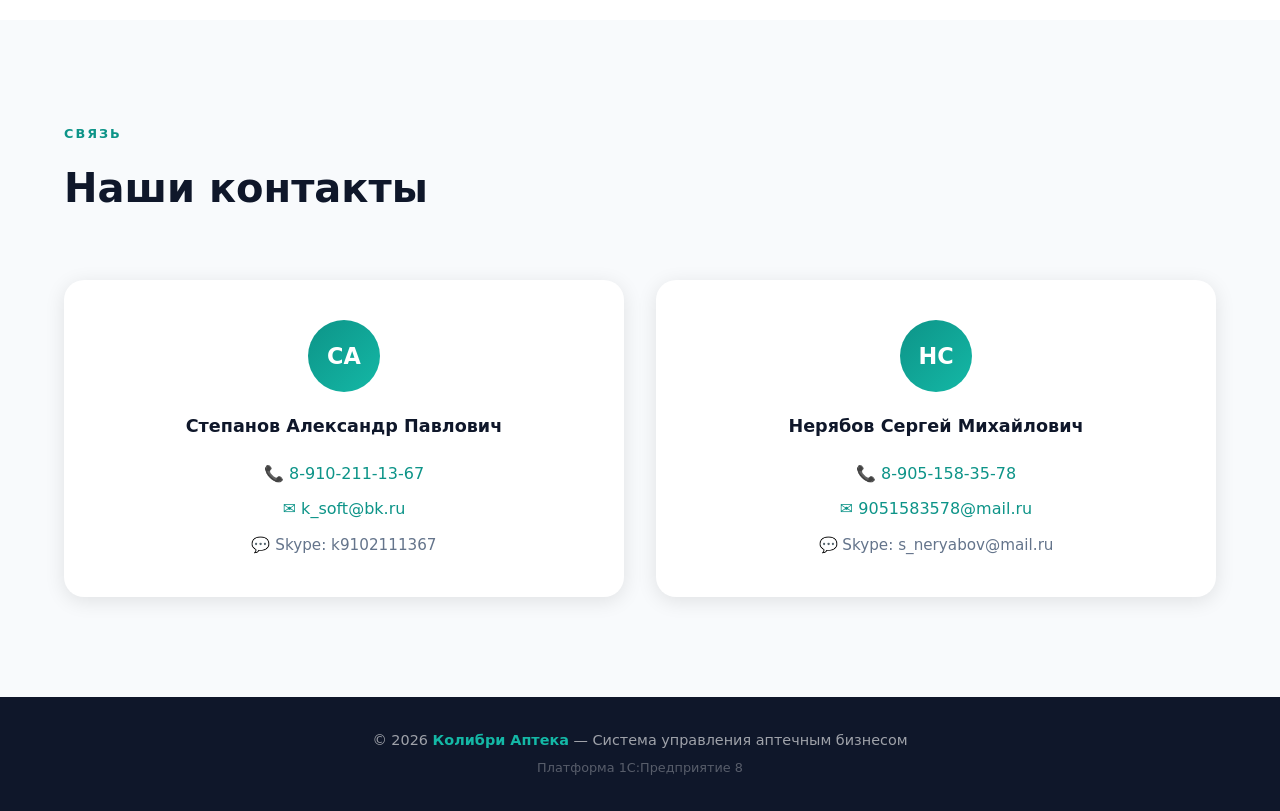
<file: v2/index.html>
<!DOCTYPE html>
<html lang="ru">
<head>
    <!-- Кодировка и адаптивность -->
    <meta charset="UTF-8">
    <meta name="viewport" content="width=device-width, initial-scale=1.0">
    <meta name="description" content="Колибри Аптека — система управления аптечным бизнесом на платформе 1С:Предприятие 8">
    <meta name="keywords" content="аптека, 1С, учёт, Колибри, программа для аптеки">
    <title>Колибри Аптека — Система управления аптечным бизнесом</title>

    <!-- Локальные стили — работает без интернета -->
    <link rel="stylesheet" href="css/style.css">
    <link rel="icon" href="assets/images/favicon.svg" type="image/svg+xml">
</head>
<body>

    <!-- ==================== ШАПКА / НАВИГАЦИЯ ==================== -->
    <header class="header" id="header">
        <div class="container header__inner">
            <!-- Логотип -->
            <a href="#hero" class="logo">
                <img src="assets/images/logo.svg" alt="Колибри" class="logo__img">
                <span class="logo__text">Колибри <strong>Аптека</strong></span>
            </a>

            <!-- Мобильное меню (бургер) -->
            <button class="burger" id="burger" aria-label="Открыть меню" aria-expanded="false">
                <span></span><span></span><span></span>
            </button>

            <!-- Основная навигация — якорные ссылки для плавного скролла -->
            <nav class="nav" id="nav">
                <ul class="nav__list">
                    <li><a href="#about" class="nav__link">О системе</a></li>
                    <li><a href="#features" class="nav__link">Функции</a></li>
                    <li><a href="#advantages" class="nav__link">Преимущества</a></li>
                    <li><a href="#documents" class="nav__link">Документы</a></li>
                    <li><a href="#videos" class="nav__link">Видео</a></li>
                    <li><a href="#contacts" class="nav__link nav__link--cta">Контакты</a></li>
                </ul>
            </nav>
        </div>
    </header>

    <main>

        <!-- ==================== HERO — первый экран ==================== -->
        <section class="hero" id="hero">
            <div class="hero__bg"></div>
            <div class="container hero__inner">
                <div class="hero__content" data-animate>
                    <span class="hero__badge">1С:Предприятие 8</span>
                    <h1 class="hero__title">Система управления<br>аптечным бизнесом</h1>
                    <p class="hero__subtitle">
                        Повысьте эффективность аптеки, сократите затраты на обработку информации
                        и улучшите качество обслуживания клиентов
                    </p>
                    <div class="hero__actions">
                        <a href="#contacts" class="btn btn--primary">Связаться с нами</a>
                        <a href="#advantages" class="btn btn--outline">Узнать больше</a>
                    </div>
                    <!-- Быстрые ссылки на прайс-листы (как на оригинальном сайте) -->
                    <div class="hero__prices">
                        <a href="#" class="hero__price-link">📋 Прайс-лист Курской области</a>
                        <a href="#" class="hero__price-link">📋 Прайс-лист других регионов РФ</a>
                    </div>
                </div>
                <div class="hero__visual" data-animate>
                    <img src="assets/images/hero-illustration.svg" alt="Управление аптекой" class="hero__image">
                </div>
            </div>
            <!-- Индикатор прокрутки вниз -->
            <a href="#about" class="hero__scroll" aria-label="Прокрутить вниз">
                <span></span>
            </a>
        </section>

        <!-- ==================== О СИСТЕМЕ ==================== -->
        <section class="section about" id="about">
            <div class="container">
                <div class="section__header" data-animate>
                    <span class="section__label">О продукте</span>
                    <h2 class="section__title">Что даёт внедрение «Колибри Аптека»</h2>
                </div>
                <div class="about__grid">
                    <div class="about__card" data-animate>
                        <div class="about__icon">📈</div>
                        <h3>Эффективность</h3>
                        <p>Увеличит эффективность работы вашей аптеки и производительность труда</p>
                    </div>
                    <div class="about__card" data-animate>
                        <div class="about__icon">💰</div>
                        <h3>Экономия</h3>
                        <p>Сократит затраты на регистрацию и обработку поступающей информации</p>
                    </div>
                    <div class="about__card" data-animate>
                        <div class="about__icon">👥</div>
                        <h3>Контроль</h3>
                        <p>Объективная оценка работы персонала и оперативный контроль финансовых потоков</p>
                    </div>
                    <div class="about__card" data-animate>
                        <div class="about__icon">✅</div>
                        <h3>Решения</h3>
                        <p>Позволит принимать верные управленческие решения на основе актуальных данных</p>
                    </div>
                </div>
            </div>
        </section>

        <!-- ==================== РАБОТА С ТОВАРНЫМИ ЗАПАСАМИ ==================== -->
        <section class="section features" id="features">
            <div class="container">
                <div class="section__header" data-animate>
                    <span class="section__label">Функционал</span>
                    <h2 class="section__title">Работа с товарными запасами</h2>
                    <p class="section__desc">
                        Основной и самый обширный функционал для любого аптечного предприятия
                    </p>
                </div>
                <div class="features__timeline">
                    <div class="features__item" data-animate>
                        <div class="features__num">01</div>
                        <h3>Приход и хранение</h3>
                        <p>Учёт поступления товара, контроль сроков годности и условий хранения</p>
                    </div>
                    <div class="features__item" data-animate>
                        <div class="features__num">02</div>
                        <h3>Расход товара</h3>
                        <p>Оформление продаж, резервирование для клиентов, гибкая система дисконтирования</p>
                    </div>
                    <div class="features__item" data-animate>
                        <div class="features__num">03</div>
                        <h3>Отчётность</h3>
                        <p>Аналитические и маркетинговые исследования, обширная отчётность</p>
                    </div>
                    <div class="features__item" data-animate>
                        <div class="features__num">04</div>
                        <h3>Бухгалтерия</h3>
                        <p>Обмен данными с бухгалтерией, учёт по нескольким юрлицам</p>
                    </div>
                    <div class="features__item" data-animate>
                        <div class="features__num">05</div>
                        <h3>Инвентаризация</h3>
                        <p>Проведение инвентаризации существующих запасов</p>
                    </div>
                    <div class="features__item" data-animate>
                        <div class="features__num">06</div>
                        <h3>Заявки поставщикам</h3>
                        <p>Формирование заявок на основании товарной потребности</p>
                    </div>
                </div>
            </div>
        </section>

        <!-- ==================== ПРЕИМУЩЕСТВА ==================== -->
        <section class="section advantages" id="advantages">
            <div class="container">
                <div class="section__header" data-animate>
                    <span class="section__label">Почему мы</span>
                    <h2 class="section__title">Почему выбирают «Колибри Аптека»</h2>
                </div>
                <div class="advantages__grid">
                    <!-- 15 преимуществ с оригинального сайта, сгруппированы компактно -->
                    <div class="advantages__item" data-animate>
                        <span class="advantages__check">✓</span>
                        <p>Работает на платформе <strong>1С:Предприятие 8</strong> — самой распространённой в России</p>
                    </div>
                    <div class="advantages__item" data-animate>
                        <span class="advantages__check">✓</span>
                        <p>Спроектирована с учётом требований реальных аптек и аптечных сетей</p>
                    </div>
                    <div class="advantages__item" data-animate>
                        <span class="advantages__check">✓</span>
                        <p>Быстрое развёртывание и первоначальная настройка</p>
                    </div>
                    <div class="advantages__item" data-animate>
                        <span class="advantages__check">✓</span>
                        <p>Удобный и интуитивный интерфейс</p>
                    </div>
                    <div class="advantages__item" data-animate>
                        <span class="advantages__check">✓</span>
                        <p>Загрузка накладных от <strong>40+ поставщиков</strong> (txt, dbf, xml, xls и др.)</p>
                    </div>
                    <div class="advantages__item" data-animate>
                        <span class="advantages__check">✓</span>
                        <p>Автообновление номенклатуры: новый товар, налоговые ставки, признак ЖВ</p>
                    </div>
                    <div class="advantages__item" data-animate>
                        <span class="advantages__check">✓</span>
                        <p>Учёт по нескольким юрлицам и объектам налогообложения</p>
                    </div>
                    <div class="advantages__item" data-animate>
                        <span class="advantages__check">✓</span>
                        <p>Контроль препаратов с остаточным/просроченным сроком и фальсифицированных серий</p>
                    </div>
                    <div class="advantages__item" data-animate>
                        <span class="advantages__check">✓</span>
                        <p>Подготовка данных для мониторинга цен с выгрузкой на сайт РосЗдравНадзора</p>
                    </div>
                    <div class="advantages__item" data-animate>
                        <span class="advantages__check">✓</span>
                        <p>Резервирование товара для клиента</p>
                    </div>
                    <div class="advantages__item" data-animate>
                        <span class="advantages__check">✓</span>
                        <p>Гибкая система дисконтирования</p>
                    </div>
                    <div class="advantages__item" data-animate>
                        <span class="advantages__check">✓</span>
                        <p>Обширная, постоянно обновляемая аналитическая отчётность</p>
                    </div>
                    <div class="advantages__item" data-animate>
                        <span class="advantages__check">✓</span>
                        <p>Совместимость с «АналитФАРМАЦИЕЙ»</p>
                    </div>
                    <div class="advantages__item" data-animate>
                        <span class="advantages__check">✓</span>
                        <p>Автораспределение товара по потребностям и заявкам аптек</p>
                    </div>
                    <div class="advantages__item" data-animate>
                        <span class="advantages__check">✓</span>
                        <p>Быстрая доработка и разработка нового функционала по заявке</p>
                    </div>
                </div>
            </div>
        </section>

        <!-- ==================== ДОКУМЕНТЫ (заглушки) ==================== -->
        <section class="section documents" id="documents">
            <div class="container">
                <div class="section__header" data-animate>
                    <span class="section__label">Материалы</span>
                    <h2 class="section__title">Документы</h2>
                    <p class="section__desc">Руководства, инструкции и сопроводительная документация</p>
                </div>
                <div class="documents__grid">
                    <!-- Заглушка 1 -->
                    <a href="#" class="doc-card" data-animate>
                        <div class="doc-card__icon">
                            <svg viewBox="0 0 24 24" fill="none" stroke="currentColor" stroke-width="2">
                                <path d="M14 2H6a2 2 0 0 0-2 2v16a2 2 0 0 0 2 2h12a2 2 0 0 0 2-2V8z"/>
                                <polyline points="14 2 14 8 20 8"/>
                            </svg>
                        </div>
                        <div class="doc-card__info">
                            <h3>Руководство пользователя</h3>
                            <p>Полное руководство по работе с системой «Колибри Аптека»</p>
                            <span class="doc-card__meta">PDF · 2.4 МБ</span>
                        </div>
                        <span class="doc-card__download">↓</span>
                    </a>
                    <!-- Заглушка 2 -->
                    <a href="#" class="doc-card" data-animate>
                        <div class="doc-card__icon">
                            <svg viewBox="0 0 24 24" fill="none" stroke="currentColor" stroke-width="2">
                                <path d="M14 2H6a2 2 0 0 0-2 2v16a2 2 0 0 0 2 2h12a2 2 0 0 0 2-2V8z"/>
                                <polyline points="14 2 14 8 20 8"/>
                            </svg>
                        </div>
                        <div class="doc-card__info">
                            <h3>Инструкция по установке</h3>
                            <p>Пошаговое руководство по развёртыванию и первоначальной настройке</p>
                            <span class="doc-card__meta">PDF · 1.1 МБ</span>
                        </div>
                        <span class="doc-card__download">↓</span>
                    </a>
                    <!-- Заглушка 3 -->
                    <a href="#" class="doc-card" data-animate>
                        <div class="doc-card__icon">
                            <svg viewBox="0 0 24 24" fill="none" stroke="currentColor" stroke-width="2">
                                <path d="M14 2H6a2 2 0 0 0-2 2v16a2 2 0 0 0 2 2h12a2 2 0 0 0 2-2V8z"/>
                                <polyline points="14 2 14 8 20 8"/>
                            </svg>
                        </div>
                        <div class="doc-card__info">
                            <h3>Описание функционала</h3>
                            <p>Обзор всех модулей и возможностей программы</p>
                            <span class="doc-card__meta">PDF · 3.8 МБ</span>
                        </div>
                        <span class="doc-card__download">↓</span>
                    </a>
                    <!-- Заглушка 4 -->
                    <a href="#" class="doc-card" data-animate>
                        <div class="doc-card__icon">
                            <svg viewBox="0 0 24 24" fill="none" stroke="currentColor" stroke-width="2">
                                <path d="M14 2H6a2 2 0 0 0-2 2v16a2 2 0 0 0 2 2h12a2 2 0 0 0 2-2V8z"/>
                                <polyline points="14 2 14 8 20 8"/>
                            </svg>
                        </div>
                        <div class="doc-card__info">
                            <h3>Лицензионное соглашение</h3>
                            <p>Условия использования программного обеспечения</p>
                            <span class="doc-card__meta">PDF · 0.3 МБ</span>
                        </div>
                        <span class="doc-card__download">↓</span>
                    </a>
                </div>
            </div>
        </section>

        <!-- ==================== ВИДЕОИНСТРУКЦИИ (заглушки) ==================== -->
        <section class="section videos" id="videos">
            <div class="container">
                <div class="section__header" data-animate>
                    <span class="section__label">Обучение</span>
                    <h2 class="section__title">Видеоинструкции</h2>
                    <p class="section__desc">Видеоматериалы для быстрого освоения системы</p>
                </div>
                <div class="videos__grid">
                    <!-- Заглушка видео 1 -->
                    <div class="video-card" data-animate>
                        <div class="video-card__thumb">
                            <div class="video-card__play">
                                <svg viewBox="0 0 24 24" fill="currentColor"><polygon points="5 3 19 12 5 21"/></svg>
                            </div>
                            <span class="video-card__duration">12:34</span>
                        </div>
                        <div class="video-card__body">
                            <h3>Первый запуск и настройка</h3>
                            <p>Начальная конфигурация программы после установки</p>
                        </div>
                    </div>
                    <!-- Заглушка видео 2 -->
                    <div class="video-card" data-animate>
                        <div class="video-card__thumb video-card__thumb--2">
                            <div class="video-card__play">
                                <svg viewBox="0 0 24 24" fill="currentColor"><polygon points="5 3 19 12 5 21"/></svg>
                            </div>
                            <span class="video-card__duration">08:15</span>
                        </div>
                        <div class="video-card__body">
                            <h3>Загрузка накладных от поставщиков</h3>
                            <p>Импорт данных в форматах txt, dbf, xml, xls</p>
                        </div>
                    </div>
                    <!-- Заглушка видео 3 -->
                    <div class="video-card" data-animate>
                        <div class="video-card__thumb video-card__thumb--3">
                            <div class="video-card__play">
                                <svg viewBox="0 0 24 24" fill="currentColor"><polygon points="5 3 19 12 5 21"/></svg>
                            </div>
                            <span class="video-card__duration">15:42</span>
                        </div>
                        <div class="video-card__body">
                            <h3>Формирование отчётности</h3>
                            <p>Аналитические отчёты и выгрузка для РосЗдравНадзора</p>
                        </div>
                    </div>
                    <!-- Заглушка видео 4 -->
                    <div class="video-card" data-animate>
                        <div class="video-card__thumb video-card__thumb--4">
                            <div class="video-card__play">
                                <svg viewBox="0 0 24 24" fill="currentColor"><polygon points="5 3 19 12 5 21"/></svg>
                            </div>
                            <span class="video-card__duration">10:08</span>
                        </div>
                        <div class="video-card__body">
                            <h3>Инвентаризация и контроль остатков</h3>
                            <p>Проведение инвентаризации и работа с просроченными препаратами</p>
                        </div>
                    </div>
                </div>
            </div>
        </section>

        <!-- ==================== КОНТАКТЫ ==================== -->
        <section class="section contacts" id="contacts">
            <div class="container">
                <div class="section__header" data-animate>
                    <span class="section__label">Связь</span>
                    <h2 class="section__title">Наши контакты</h2>
                </div>
                <div class="contacts__grid">
                    <!-- Контакт 1 — с оригинального сайта -->
                    <div class="contact-card" data-animate>
                        <div class="contact-card__avatar">СА</div>
                        <h3>Степанов Александр Павлович</h3>
                        <ul class="contact-card__list">
                            <li>
                                <a href="tel:+79102111367">📞 8-910-211-13-67</a>
                            </li>
                            <li>
                                <a href="mailto:k_soft@bk.ru">✉️ k_soft@bk.ru</a>
                            </li>
                            <li>
                                <span>💬 Skype: k9102111367</span>
                            </li>
                        </ul>
                    </div>
                    <!-- Контакт 2 — с оригинального сайта -->
                    <div class="contact-card" data-animate>
                        <div class="contact-card__avatar">НС</div>
                        <h3>Нерябов Сергей Михайлович</h3>
                        <ul class="contact-card__list">
                            <li>
                                <a href="tel:+79051583578">📞 8-905-158-35-78</a>
                            </li>
                            <li>
                                <a href="mailto:9051583578@mail.ru">✉️ 9051583578@mail.ru</a>
                            </li>
                            <li>
                                <span>💬 Skype: s_neryabov@mail.ru</span>
                            </li>
                        </ul>
                    </div>
                </div>
            </div>
        </section>

    </main>

    <!-- ==================== ПОДВАЛ ==================== -->
    <footer class="footer">
        <div class="container footer__inner">
            <p>© 2026 <strong>Колибри Аптека</strong> — Система управления аптечным бизнесом</p>
            <p class="footer__platform">Платформа 1С:Предприятие 8</p>
        </div>
    </footer>

    <!-- Скрипты в конце body — не блокируют отрисовку -->
    <script src="js/main.js"></script>
</body>
</html>
</file>
<file: css/style.css>
/* ============================================================
   КОЛИБРИ АПТЕКА — СТИЛИ ЛЕНДИНГА
   Светлая тема с акцентом на оранжевый цвет.
   Структура файла:
   1. Токены дизайна (переменные)
   2. Reset / базовые стили
   3. Утилиты и общие компоненты (контейнер, кнопки, заголовки)
   4. Фоновые декоративные слои и скролл-прогресс
   5. Шапка / навигация
   6. Hero-секция и сигнатурная панель аналитики
   7. Секция «О программе»
   8. Секция «Товарные запасы»
   9. Секция «15 причин» (нумерованный список)
   10. Секция «Аналитическая панель»
   10.1. Секция «Документы»
   10.2. Секция «Видеоинструкции»
   11. Секция «Контакты» и форма
   12. Подвал и кнопка «наверх»
   13. Анимации reveal-on-scroll
   14. Адаптивность (медиа-запросы)
   ============================================================ */


/* ------------------------------------------------------------
   1. ТОКЕНЫ ДИЗАЙНА
   Тёплая светлая палитра: чистый белый фон с едва заметным
   кремовым подтоном, насыщенный, но не кислотный оранжевый
   как единственный яркий акцент, глубокий графитовый текст
   для контраста и читаемости.
------------------------------------------------------------- */
:root {
  /* Цвет — фон и поверхности */
  --bg: #FFFFFF;
  --bg-warm: #FFF9F4;         /* тёплый подтон для чередующихся секций */
  --surface: #FFFFFF;
  --surface-hover: #FFF3E9;
  --border: rgba(40, 28, 20, 0.09);
  --border-strong: rgba(40, 28, 20, 0.16);

  /* Цвет — текст */
  --text-primary: #241C16;
  --text-secondary: #6B6058;
  --text-muted: #A79C92;

  /* Цвет — акценты (оранжевая гамма) */
  --accent: #FF7A1A;          /* основной оранжевый — CTA, графики */
  --accent-dark: #E8600A;     /* тёмный оранжевый — hover-состояния */
  --accent-soft: #FF7A1A16;
  --accent-2: #2B2118;        /* тёмный графит — вторичный акцент/текст на светлом */
  --accent-2-soft: #2B211808;

  /* Статусные цвета (для индикаторов сроков годности) */
  --status-ok: #2BAF6E;
  --status-warn: #FF7A1A;
  --status-crit: #E8483C;

  /* Типографика */
  --font-display: 'Manrope', 'Arial', sans-serif;
  --font-body: 'Inter', 'Arial', sans-serif;
  --font-mono: 'JetBrains Mono', 'Consolas', monospace;

  /* Радиусы и тени */
  --radius-sm: 8px;
  --radius-md: 16px;
  --radius-lg: 24px;
  --shadow-soft: 0 24px 60px -24px rgba(120, 60, 10, 0.22);
  --shadow-accent: 0 14px 30px -8px rgba(255, 122, 26, 0.4);

  /* Ширина контента */
  --container-w: 1180px;

  /* Скорости анимаций */
  --ease-out: cubic-bezier(0.16, 1, 0.3, 1);
}


/* ------------------------------------------------------------
   2. RESET / БАЗА
------------------------------------------------------------- */
*, *::before, *::after { box-sizing: border-box; }

html {
  scroll-behavior: smooth;
  scroll-padding-top: 90px;
}

body {
  margin: 0;
  background: var(--bg);
  color: var(--text-primary);
  font-family: var(--font-body);
  font-size: 16px;
  line-height: 1.6;
  -webkit-font-smoothing: antialiased;
  overflow-x: hidden;
}

h1, h2, h3, h4 {
  font-family: var(--font-display);
  font-weight: 700;
  line-height: 1.16;
  margin: 0;
  letter-spacing: -0.01em;
}

p { margin: 0; }
ul, ol { margin: 0; padding: 0; list-style: none; }
a { color: inherit; text-decoration: none; }
button { font-family: inherit; cursor: pointer; }
svg { display: block; }
img { max-width: 100%; display: block; }

:focus-visible {
  outline: 2px solid var(--accent);
  outline-offset: 3px;
  border-radius: 4px;
}

@media (prefers-reduced-motion: reduce) {
  html { scroll-behavior: auto; }
  *, *::before, *::after {
    animation-duration: 0.001ms !important;
    animation-iteration-count: 1 !important;
    transition-duration: 0.001ms !important;
    scroll-behavior: auto !important;
  }
}


/* ------------------------------------------------------------
   3. УТИЛИТЫ И ОБЩИЕ КОМПОНЕНТЫ
------------------------------------------------------------- */
.container {
  width: 100%;
  max-width: var(--container-w);
  margin-inline: auto;
  padding-inline: 28px;
}

.section {
  padding-block: 116px;
  position: relative;
}

.section-head {
  max-width: 640px;
  margin-bottom: 56px;
}

.section-title {
  font-size: clamp(1.7rem, 3vw, 2.4rem);
  color: var(--text-primary);
}

.section-sub {
  margin-top: 14px;
  color: var(--text-secondary);
  font-size: 1.05rem;
}

.eyebrow {
  display: inline-flex;
  align-items: center;
  gap: 8px;
  font-family: var(--font-mono);
  font-size: 0.78rem;
  letter-spacing: 0.08em;
  text-transform: uppercase;
  color: var(--accent-dark);
  margin-bottom: 14px;
}

.eyebrow-dot {
  width: 6px;
  height: 6px;
  border-radius: 50%;
  background: var(--accent);
  box-shadow: 0 0 0 4px var(--accent-soft);
}

.text-accent { color: var(--accent); }

/* Кнопки */
.btn {
  display: inline-flex;
  align-items: center;
  gap: 8px;
  padding: 14px 26px;
  border-radius: 999px;
  font-family: var(--font-body);
  font-weight: 600;
  font-size: 0.95rem;
  border: 1px solid transparent;
  transition: transform 0.25s var(--ease-out), box-shadow 0.25s var(--ease-out), background 0.25s var(--ease-out), border-color 0.25s var(--ease-out);
  white-space: nowrap;
}

.btn-primary {
  background: var(--accent);
  color: #FFFFFF;
  box-shadow: var(--shadow-accent);
}
.btn-primary:hover {
  transform: translateY(-2px);
  background: var(--accent-dark);
  box-shadow: 0 18px 36px -8px rgba(255, 122, 26, 0.48);
}
.btn-primary svg { transition: transform 0.25s var(--ease-out); }
.btn-primary:hover svg { transform: translateX(3px); }

.btn-ghost {
  background: transparent;
  color: var(--text-primary);
  border-color: var(--border-strong);
}
.btn-ghost:hover {
  background: var(--surface-hover);
  border-color: var(--accent);
  color: var(--accent-dark);
}

.btn-block { width: 100%; justify-content: center; }


/* ------------------------------------------------------------
   4. ФОНОВЫЕ ДЕКОРАТИВНЫЕ СЛОИ И СКРОЛЛ-ПРОГРЕСС
   Вместо строгой инженерной сетки — мягкая точечная текстура
   и тёплые размытые пятна, ассоциативно перекликающиеся с
   органической темой (капсулы/пульс), без буквальной иконографии.
------------------------------------------------------------- */
.bg-dots {
  position: fixed;
  inset: 0;
  z-index: 0;
  pointer-events: none;
  background-image: radial-gradient(rgba(255, 122, 26, 0.16) 1px, transparent 1px);
  background-size: 26px 26px;
  mask-image: radial-gradient(ellipse 75% 55% at 50% 0%, black 30%, transparent 100%);
}

.bg-blob {
  position: fixed;
  z-index: 0;
  pointer-events: none;
  border-radius: 50%;
  filter: blur(60px);
}

.bg-blob-1 {
  top: -14%;
  right: -8%;
  width: 620px;
  height: 620px;
  background: radial-gradient(circle, rgba(255, 122, 26, 0.16) 0%, transparent 70%);
}

.bg-blob-2 {
  top: 30%;
  left: -12%;
  width: 460px;
  height: 460px;
  background: radial-gradient(circle, rgba(255, 122, 26, 0.09) 0%, transparent 70%);
}

.scroll-progress {
  position: fixed;
  top: 0;
  left: 0;
  height: 3px;
  width: 0%;
  background: linear-gradient(90deg, var(--accent), var(--accent-dark));
  z-index: 1000;
  transition: width 0.1s linear;
}


/* ------------------------------------------------------------
   5. ШАПКА / НАВИГАЦИЯ
------------------------------------------------------------- */
.site-header {
  position: fixed;
  top: 0;
  left: 0;
  right: 0;
  z-index: 900;
  padding-block: 18px;
  transition: padding 0.3s var(--ease-out), background 0.3s var(--ease-out), border-color 0.3s var(--ease-out), box-shadow 0.3s var(--ease-out);
  border-bottom: 1px solid transparent;
}

.site-header.is-scrolled {
  padding-block: 12px;
  background: rgba(255, 255, 255, 0.86);
  backdrop-filter: blur(14px) saturate(140%);
  border-bottom-color: var(--border);
  box-shadow: 0 4px 24px -12px rgba(120, 60, 10, 0.14);
}

.header-inner {
  display: flex;
  align-items: center;
  justify-content: space-between;
  gap: 24px;
}

.logo {
  display: flex;
  align-items: center;
  gap: 10px;
  font-family: var(--font-display);
  font-size: 1.05rem;
  font-weight: 700;
}

.logo-mark { display: inline-flex; }
.logo-accent { color: var(--accent); }

.main-nav {
  display: flex;
  align-items: center;
  gap: 30px;
}

.nav-link {
  font-size: 0.92rem;
  color: var(--text-secondary);
  position: relative;
  padding-block: 4px;
  transition: color 0.2s;
}

.nav-link:not(.nav-cta)::after {
  content: '';
  position: absolute;
  left: 0; bottom: 0;
  width: 0%;
  height: 2px;
  border-radius: 2px;
  background: var(--accent);
  transition: width 0.25s var(--ease-out);
}

.nav-link:not(.nav-cta):hover { color: var(--text-primary); }
.nav-link:not(.nav-cta):hover::after { width: 100%; }

.nav-cta {
  color: #FFFFFF;
  background: var(--accent);
  padding: 9px 18px;
  border-radius: 999px;
  font-weight: 600;
  transition: transform 0.2s, box-shadow 0.2s, background 0.2s;
}
.nav-cta:hover {
  transform: translateY(-1px);
  background: var(--accent-dark);
  box-shadow: var(--shadow-accent);
}

.burger {
  display: none;
  flex-direction: column;
  justify-content: center;
  gap: 5px;
  width: 40px;
  height: 40px;
  background: transparent;
  border: 1px solid var(--border-strong);
  border-radius: 10px;
}

.burger span {
  display: block;
  width: 18px;
  height: 1.5px;
  background: var(--text-primary);
  margin-inline: auto;
  transition: transform 0.3s var(--ease-out), opacity 0.3s var(--ease-out);
}

.burger.is-open span:nth-child(1) { transform: translateY(6.5px) rotate(45deg); }
.burger.is-open span:nth-child(2) { opacity: 0; }
.burger.is-open span:nth-child(3) { transform: translateY(-6.5px) rotate(-45deg); }


/* ------------------------------------------------------------
   6. HERO
------------------------------------------------------------- */
.hero {
  position: relative;
  padding-top: 168px;
  padding-bottom: 90px;
  min-height: 92vh;
  display: flex;
  flex-direction: column;
  justify-content: center;
}

.hero-grid {
  display: grid;
  grid-template-columns: 1.05fr 0.95fr;
  gap: 60px;
  align-items: center;
  position: relative;
  z-index: 2;
}

.hero-title {
  font-size: clamp(2.1rem, 4.2vw, 3.4rem);
  margin-bottom: 22px;
}

.hero-lead {
  font-size: 1.12rem;
  color: var(--text-secondary);
  max-width: 520px;
  margin-bottom: 36px;
}

.hero-actions {
  display: flex;
  gap: 14px;
  margin-bottom: 56px;
  flex-wrap: wrap;
}

.hero-stats {
  display: flex;
  gap: 40px;
  flex-wrap: wrap;
  margin: 0;
  padding-top: 28px;
  border-top: 1px solid var(--border);
}

.hero-stat dt {
  font-family: var(--font-display);
  font-size: 1.5rem;
  color: var(--accent);
  margin-bottom: 4px;
}

.hero-stat dd {
  margin: 0;
  font-size: 0.85rem;
  color: var(--text-secondary);
  max-width: 150px;
}

/* --- Сигнатурная карточка аналитической панели --- */
.hero-visual { position: relative; }

.dash-card {
  background: var(--surface);
  border: 1px solid var(--border);
  border-radius: var(--radius-lg);
  box-shadow: var(--shadow-soft);
  overflow: hidden;
}

.dash-card-head {
  display: flex;
  align-items: center;
  justify-content: space-between;
  padding: 18px 22px;
  border-bottom: 1px solid var(--border);
  background: var(--bg-warm);
}

.dash-title {
  font-family: var(--font-display);
  font-weight: 700;
  font-size: 0.92rem;
}

.dash-live {
  display: inline-flex;
  align-items: center;
  gap: 6px;
  font-family: var(--font-mono);
  font-size: 0.72rem;
  color: var(--text-secondary);
}

.dash-live-dot {
  width: 7px; height: 7px;
  border-radius: 50%;
  background: var(--status-ok);
  box-shadow: 0 0 0 0 rgba(43, 175, 110, 0.5);
  animation: pulse 2s infinite;
}

@keyframes pulse {
  0%   { box-shadow: 0 0 0 0 rgba(43, 175, 110, 0.45); }
  70%  { box-shadow: 0 0 0 8px rgba(43, 175, 110, 0); }
  100% { box-shadow: 0 0 0 0 rgba(43, 175, 110, 0); }
}

.dash-body {
  padding: 22px;
  display: grid;
  gap: 22px;
}

.dash-chart-wrap { display: grid; gap: 10px; }

.dash-chart {
  width: 100%;
  height: auto;
}

.dash-chart-line {
  stroke-dasharray: 600;
  stroke-dashoffset: 600;
  animation: drawLine 1.8s var(--ease-out) forwards 0.3s;
}

@keyframes drawLine {
  to { stroke-dashoffset: 0; }
}

.dash-chart-dot {
  filter: drop-shadow(0 0 5px rgba(255, 122, 26, 0.6));
}

.dash-chart-labels {
  display: flex;
  justify-content: space-between;
  align-items: baseline;
  font-size: 0.82rem;
  color: var(--text-secondary);
}

.dash-chart-value {
  font-family: var(--font-display);
  font-weight: 700;
  color: var(--status-ok);
}

.dash-metrics { display: grid; gap: 16px; }

.dash-metric-head {
  display: flex;
  justify-content: space-between;
  font-size: 0.84rem;
  color: var(--text-secondary);
  margin-bottom: 7px;
}

.dash-metric-num { font-weight: 700; color: var(--text-primary); }
.dash-metric-warn { color: var(--status-warn); }

.dash-bar {
  height: 7px;
  border-radius: 999px;
  background: var(--bg-warm);
  overflow: hidden;
}

.dash-bar-fill {
  height: 100%;
  border-radius: 999px;
  background: linear-gradient(90deg, var(--accent), var(--accent-dark));
  width: 0%;
  transition: width 1.4s var(--ease-out);
}

.dash-bar-warn { background: linear-gradient(90deg, #FFB27A, var(--status-warn)); }

/* Плавающая мини-карточка поверх основной панели */
.dash-float {
  position: absolute;
  bottom: -22px;
  left: -18px;
  display: flex;
  align-items: center;
  gap: 12px;
  background: var(--surface);
  border: 1px solid var(--border);
  border-radius: var(--radius-md);
  padding: 14px 18px;
  box-shadow: var(--shadow-soft);
  animation: floatUp 4s ease-in-out infinite;
}

@keyframes floatUp {
  0%, 100% { transform: translateY(0); }
  50% { transform: translateY(-8px); }
}

.dash-float-icon {
  width: 32px; height: 32px;
  border-radius: 50%;
  background: var(--accent-soft);
  color: var(--accent-dark);
  display: flex;
  align-items: center;
  justify-content: center;
  font-weight: 700;
  flex-shrink: 0;
}

.dash-float-title {
  font-size: 0.85rem;
  font-weight: 600;
  color: var(--text-primary);
}

.dash-float-sub {
  font-size: 0.76rem;
  color: var(--text-muted);
}

.scroll-hint {
  position: absolute;
  bottom: 28px;
  left: 50%;
  translate: -50% 0;
  display: flex;
  flex-direction: column;
  align-items: center;
  gap: 8px;
  font-family: var(--font-mono);
  font-size: 0.72rem;
  letter-spacing: 0.08em;
  text-transform: uppercase;
  color: var(--text-muted);
}

.scroll-hint-dot { animation: scrollDot 1.8s infinite; }

@keyframes scrollDot {
  0%   { transform: translateY(0); opacity: 1; }
  60%  { transform: translateY(6px); opacity: 0.2; }
  100% { transform: translateY(0); opacity: 1; }
}


/* ------------------------------------------------------------
   7. О ПРОГРАММЕ
------------------------------------------------------------- */
.about-grid {
  display: grid;
  grid-template-columns: 1fr 1fr;
  gap: 60px;
  align-items: start;
}

.about-lead {
  font-size: 1.2rem;
  line-height: 1.65;
  color: var(--text-primary);
  font-family: var(--font-display);
  font-weight: 500;
}

.about-facts { display: grid; gap: 16px; }

.fact-card {
  display: flex;
  align-items: baseline;
  gap: 18px;
  padding: 22px 24px;
  border: 1px solid var(--border);
  border-radius: var(--radius-md);
  background: var(--surface);
  transition: border-color 0.25s, transform 0.25s, background 0.25s;
}
.fact-card:hover {
  border-color: var(--accent);
  background: var(--bg-warm);
  transform: translateX(4px);
}

.fact-num {
  font-family: var(--font-display);
  font-size: 1.4rem;
  color: var(--accent);
  min-width: 78px;
  flex-shrink: 0;
}

.fact-label {
  color: var(--text-secondary);
  font-size: 0.94rem;
}


/* ------------------------------------------------------------
   8. ТОВАРНЫЕ ЗАПАСЫ
------------------------------------------------------------- */
.stock { background: var(--bg-warm); }

.stock-grid {
  display: grid;
  grid-template-columns: repeat(3, 1fr);
  gap: 22px;
}

.stock-card {
  padding: 30px 26px;
  background: var(--surface);
  border: 1px solid var(--border);
  border-radius: var(--radius-lg);
  transition: transform 0.3s var(--ease-out), border-color 0.3s, box-shadow 0.3s;
}
.stock-card:hover {
  transform: translateY(-6px);
  border-color: var(--accent);
  box-shadow: var(--shadow-soft);
}

.stock-index {
  font-family: var(--font-display);
  font-weight: 800;
  font-size: 1.6rem;
  color: var(--accent-soft);
  -webkit-text-stroke: 1.4px var(--accent);
  margin-bottom: 16px;
}

.stock-card h3 {
  font-size: 1.12rem;
  margin-bottom: 10px;
}

.stock-card p {
  color: var(--text-secondary);
  font-size: 0.92rem;
}


/* ------------------------------------------------------------
   9. 15 ПРИЧИН — нумерованный список
------------------------------------------------------------- */
.reasons-list {
  display: grid;
  grid-template-columns: 1fr 1fr;
  gap: 0 48px;
  border-top: 1px solid var(--border);
}

.reason-item {
  display: flex;
  gap: 18px;
  align-items: flex-start;
  padding-block: 22px;
  border-bottom: 1px solid var(--border);
}

.reason-num {
  font-family: var(--font-mono);
  font-size: 0.88rem;
  color: var(--accent);
  padding-top: 2px;
  flex-shrink: 0;
}

.reason-item p {
  color: var(--text-secondary);
  font-size: 0.95rem;
  line-height: 1.55;
}


/* ------------------------------------------------------------
   10. АНАЛИТИЧЕСКАЯ ПАНЕЛЬ (доп. секция)
------------------------------------------------------------- */
.dashboard { background: var(--bg-warm); }

.dashboard-grid {
  display: grid;
  grid-template-columns: 1.6fr 1fr 1fr;
  gap: 22px;
}

.dboard-card {
  background: var(--surface);
  border: 1px solid var(--border);
  border-radius: var(--radius-lg);
  padding: 30px;
  transition: transform 0.3s var(--ease-out), border-color 0.3s;
}
.dboard-card:hover { border-color: var(--accent); }

.dboard-card h3 {
  font-size: 1.05rem;
  margin-bottom: 10px;
}

.dboard-text {
  color: var(--text-secondary);
  font-size: 0.9rem;
  line-height: 1.5;
}

.dboard-num {
  font-family: var(--font-display);
  font-size: 2.6rem;
  color: var(--accent);
  margin: 6px 0 10px;
}
.dboard-num span { font-size: 1.6rem; }

.expiry-rows {
  margin-top: 20px;
  display: grid;
  gap: 10px;
}

.expiry-row {
  display: flex;
  align-items: center;
  justify-content: space-between;
  padding: 12px 16px;
  background: var(--bg-warm);
  border-radius: var(--radius-sm);
  font-size: 0.88rem;
}

.expiry-name { color: var(--text-primary); font-weight: 500; }

.expiry-badge {
  font-family: var(--font-mono);
  font-size: 0.76rem;
  font-weight: 500;
  padding: 4px 10px;
  border-radius: 999px;
  white-space: nowrap;
}

.expiry-badge-ok { color: var(--status-ok); background: rgba(43, 175, 110, 0.12); }
.expiry-badge-warn { color: var(--status-warn); background: rgba(255, 122, 26, 0.12); }
.expiry-badge-crit { color: var(--status-crit); background: rgba(232, 72, 60, 0.12); }


/* ------------------------------------------------------------
   10.1. ДОКУМЕНТЫ
   Сетка карточек-заглушек: иконка типа файла, размер, заголовок,
   краткое описание и призыв к скачиванию. Карточки — ссылки
   <a>, при реальном наполнении href указывает на файл документа.
------------------------------------------------------------- */
.docs-grid {
  display: grid;
  grid-template-columns: repeat(2, 1fr);
  gap: 20px;
}

.doc-card {
  display: flex;
  flex-direction: column;
  padding: 28px 26px;
  background: var(--surface);
  border: 1px solid var(--border);
  border-radius: var(--radius-lg);
  transition: transform 0.3s var(--ease-out), border-color 0.3s, box-shadow 0.3s, background 0.3s;
}
.doc-card:hover {
  transform: translateY(-5px);
  border-color: var(--accent);
  background: var(--bg-warm);
  box-shadow: var(--shadow-soft);
}

.doc-icon {
  width: 48px; height: 48px;
  display: flex;
  align-items: center;
  justify-content: center;
  border-radius: 14px;
  background: var(--accent-soft);
  color: var(--accent-dark);
  margin-bottom: 18px;
  flex-shrink: 0;
}

.doc-type {
  font-family: var(--font-mono);
  font-size: 0.72rem;
  letter-spacing: 0.04em;
  text-transform: uppercase;
  color: var(--text-muted);
  margin-bottom: 10px;
}

.doc-card h3 {
  font-size: 1.06rem;
  line-height: 1.35;
  margin-bottom: 10px;
}

.doc-card p {
  color: var(--text-secondary);
  font-size: 0.9rem;
  margin-bottom: 20px;
}

.doc-action {
  margin-top: auto;
  display: inline-flex;
  align-items: center;
  gap: 8px;
  font-size: 0.88rem;
  font-weight: 600;
  color: var(--accent-dark);
}

.doc-action svg { transition: transform 0.25s var(--ease-out); }
.doc-card:hover .doc-action svg { transform: translateY(2px); }


/* ------------------------------------------------------------
   10.2. ВИДЕОИНСТРУКЦИИ
   Карточки с превью-заглушкой: градиентная плашка с иконкой
   Play вместо реального кадра видео (чтобы не подключать
   внешние изображения). При реальном наполнении фон .video-thumb
   можно заменить на background-image с кадром ролика.
------------------------------------------------------------- */
.videos-grid {
  display: grid;
  grid-template-columns: repeat(4, 1fr);
  gap: 20px;
}

.video-card {
  display: block;
  border-radius: var(--radius-lg);
  overflow: hidden;
  border: 1px solid var(--border);
  background: var(--surface);
  transition: transform 0.3s var(--ease-out), border-color 0.3s, box-shadow 0.3s;
}
.video-card:hover {
  transform: translateY(-5px);
  border-color: var(--accent);
  box-shadow: var(--shadow-soft);
}

.video-thumb {
  position: relative;
  aspect-ratio: 16 / 10;
  background: linear-gradient(135deg, var(--accent) 0%, var(--accent-dark) 100%);
  display: flex;
  align-items: center;
  justify-content: center;
  overflow: hidden;
}

/* Декоративные «волны» на превью — намёк на аудио/видеодорожку без реального кадра */
.video-thumb::before {
  content: '';
  position: absolute;
  inset: 0;
  background-image: radial-gradient(rgba(255, 255, 255, 0.18) 1.5px, transparent 1.5px);
  background-size: 16px 16px;
  opacity: 0.6;
}

.video-play {
  position: relative;
  z-index: 1;
  width: 52px; height: 52px;
  border-radius: 50%;
  background: rgba(255, 255, 255, 0.92);
  color: var(--accent-dark);
  display: flex;
  align-items: center;
  justify-content: center;
  padding-left: 3px; /* оптическая коррекция треугольника Play */
  transition: transform 0.25s var(--ease-out), background 0.25s;
}
.video-card:hover .video-play {
  transform: scale(1.08);
  background: #FFFFFF;
}

.video-duration {
  position: absolute;
  right: 10px;
  bottom: 10px;
  z-index: 1;
  font-family: var(--font-mono);
  font-size: 0.72rem;
  color: #FFFFFF;
  background: rgba(36, 28, 22, 0.55);
  padding: 3px 8px;
  border-radius: 6px;
}

.video-body { padding: 18px 20px 22px; }

.video-body h3 {
  font-size: 0.96rem;
  line-height: 1.4;
  margin-top: 8px;
  color: var(--text-primary);
}


/* ------------------------------------------------------------
   11. КОНТАКТЫ
------------------------------------------------------------- */
.contacts-grid {
  display: grid;
  grid-template-columns: 1fr 0.9fr;
  gap: 60px;
  align-items: start;
}

.contact-persons {
  margin-top: 32px;
  display: grid;
  gap: 20px;
}

.contact-person {
  padding: 20px 22px;
  border: 1px solid var(--border);
  border-radius: var(--radius-md);
  background: var(--surface);
}

.person-name {
  font-family: var(--font-display);
  font-weight: 700;
  font-size: 1rem;
  margin-bottom: 10px;
}

.person-details {
  display: grid;
  gap: 6px;
  font-size: 0.9rem;
  color: var(--text-secondary);
}

.person-details a { transition: color 0.2s; }
.person-details a:hover { color: var(--accent-dark); }

.price-links {
  margin-top: 28px;
  display: grid;
  gap: 10px;
}

.price-link {
  display: inline-flex;
  align-items: center;
  gap: 10px;
  padding: 13px 18px;
  border: 1px solid var(--border-strong);
  border-radius: var(--radius-sm);
  font-size: 0.9rem;
  color: var(--text-primary);
  transition: border-color 0.2s, background 0.2s, color 0.2s;
}
.price-link:hover {
  border-color: var(--accent);
  background: var(--bg-warm);
  color: var(--accent-dark);
}
.price-link svg { color: var(--accent); flex-shrink: 0; }

.contact-form {
  background: var(--surface);
  border: 1px solid var(--border);
  border-radius: var(--radius-lg);
  padding: 36px;
  display: grid;
  gap: 18px;
  box-shadow: var(--shadow-soft);
}

.form-title { font-size: 1.25rem; margin-bottom: 4px; }

.form-field { display: grid; gap: 8px; }
.form-field span { font-size: 0.82rem; color: var(--text-secondary); }

.form-field input,
.form-field textarea {
  width: 100%;
  background: var(--bg-warm);
  border: 1px solid var(--border-strong);
  border-radius: var(--radius-sm);
  padding: 12px 14px;
  color: var(--text-primary);
  font-family: var(--font-body);
  font-size: 0.95rem;
  resize: vertical;
  transition: border-color 0.2s, box-shadow 0.2s;
}

.form-field input::placeholder,
.form-field textarea::placeholder { color: var(--text-muted); }

.form-field input:focus,
.form-field textarea:focus {
  outline: none;
  border-color: var(--accent);
  box-shadow: 0 0 0 3px var(--accent-soft);
  background: var(--surface);
}

.form-note {
  font-size: 0.85rem;
  color: var(--status-ok);
  min-height: 1.2em;
}


/* ------------------------------------------------------------
   12. ПОДВАЛ И КНОПКА «НАВЕРХ»
------------------------------------------------------------- */
.site-footer {
  border-top: 1px solid var(--border);
  padding-block: 40px;
  position: relative;
  z-index: 2;
  background: var(--bg-warm);
}

.footer-inner {
  display: flex;
  align-items: center;
  justify-content: space-between;
  gap: 24px;
  flex-wrap: wrap;
}

.footer-brand { display: flex; align-items: center; gap: 12px; }

.footer-company {
  color: var(--text-primary);
  font-size: 0.92rem;
  font-weight: 700;
  font-family: var(--font-display);
}

.footer-meta { color: var(--text-muted); font-size: 0.78rem; margin-top: 2px; }

.footer-nav { display: flex; gap: 22px; flex-wrap: wrap; }

.footer-nav a {
  font-size: 0.85rem;
  color: var(--text-secondary);
  transition: color 0.2s;
}
.footer-nav a:hover { color: var(--accent-dark); }

.footer-copy {
  width: 100%;
  color: var(--text-muted);
  font-size: 0.78rem;
  padding-top: 24px;
  margin-top: 8px;
  border-top: 1px solid var(--border);
}

.to-top {
  position: fixed;
  right: 24px;
  bottom: 24px;
  width: 46px;
  height: 46px;
  border-radius: 50%;
  background: var(--surface);
  border: 1px solid var(--border-strong);
  color: var(--text-primary);
  display: flex;
  align-items: center;
  justify-content: center;
  z-index: 800;
  opacity: 0;
  translate: 0 12px;
  pointer-events: none;
  box-shadow: var(--shadow-soft);
  transition: opacity 0.3s var(--ease-out), translate 0.3s var(--ease-out), border-color 0.3s, background 0.3s;
}

.to-top.is-visible { opacity: 1; translate: 0 0; pointer-events: auto; }
.to-top:hover { border-color: var(--accent); color: var(--accent-dark); }


/* ------------------------------------------------------------
   13. REVEAL-ON-SCROLL АНИМАЦИИ
------------------------------------------------------------- */
[data-reveal] {
  opacity: 0;
  transform: translateY(28px);
  transition: opacity 0.7s var(--ease-out), transform 0.7s var(--ease-out);
}

[data-reveal].is-visible { opacity: 1; transform: translateY(0); }

@media (prefers-reduced-motion: reduce) {
  [data-reveal] { opacity: 1; transform: none; transition: none; }
}


/* ------------------------------------------------------------
   14. АДАПТИВНОСТЬ
------------------------------------------------------------- */
@media (max-width: 1080px) {
  .hero-grid { grid-template-columns: 1fr; }
  .hero-visual { order: -1; max-width: 560px; margin-inline: auto; width: 100%; margin-bottom: 20px; }
  .about-grid { grid-template-columns: 1fr; }
  .contacts-grid { grid-template-columns: 1fr; }
  .stock-grid { grid-template-columns: repeat(2, 1fr); }
  .dashboard-grid { grid-template-columns: 1fr 1fr; }
  .dboard-card-wide { grid-column: span 2; }
  .reasons-list { grid-template-columns: 1fr; }
  .videos-grid { grid-template-columns: repeat(2, 1fr); }
}

@media (max-width: 860px) {
  .main-nav {
    position: fixed;
    top: 0;
    right: 0;
    height: 100vh;
    width: min(320px, 82vw);
    background: var(--surface);
    border-left: 1px solid var(--border);
    flex-direction: column;
    align-items: flex-start;
    justify-content: center;
    gap: 28px;
    padding: 40px;
    translate: 100% 0;
    transition: translate 0.35s var(--ease-out);
    z-index: 950;
    box-shadow: -12px 0 40px -20px rgba(120, 60, 10, 0.2);
  }
  .main-nav.is-open { translate: 0 0; }
  .nav-cta { margin-top: 8px; }
  .burger { display: flex; }

  .stock-grid { grid-template-columns: 1fr; }
  .dashboard-grid { grid-template-columns: 1fr; }
  .dboard-card-wide { grid-column: span 1; }
  .docs-grid { grid-template-columns: 1fr; }
  .videos-grid { grid-template-columns: repeat(2, 1fr); }
  .section { padding-block: 84px; }
  .hero { padding-top: 140px; min-height: auto; }
  .dash-float { position: static; margin-top: -16px; margin-left: 16px; animation: none; }
}

@media (max-width: 560px) {
  .container { padding-inline: 20px; }
  .hero-actions { flex-direction: column; align-items: stretch; }
  .hero-stats { gap: 24px; }
  .contact-form { padding: 26px; }
  .footer-inner { flex-direction: column; align-items: flex-start; }
  .videos-grid { grid-template-columns: 1fr; }
}
</file>
<file: v2/css/style.css>
/* ============================================================
   КОЛИБРИ АПТЕКА — Landing Page Styles
   Цветовая схема: медицинский teal + тёплый акцент
   ============================================================ */

/* --- CSS-переменные (легко менять тему) --- */
:root {
    --color-primary: #0d9488;       /* Teal — основной */
    --color-primary-dark: #0f766e;
    --color-primary-light: #14b8a6;
    --color-accent: #f59e0b;        /* Янтарный акцент */
    --color-bg: #f8fafc;
    --color-bg-dark: #0f172a;
    --color-text: #1e293b;
    --color-text-muted: #64748b;
    --color-white: #ffffff;
    --font-main: 'Segoe UI', system-ui, -apple-system, sans-serif;
    --shadow-sm: 0 1px 3px rgba(0,0,0,.08);
    --shadow-md: 0 4px 20px rgba(0,0,0,.1);
    --shadow-lg: 0 10px 40px rgba(0,0,0,.12);
    --radius: 12px;
    --radius-lg: 20px;
    --transition: 0.3s cubic-bezier(0.4, 0, 0.2, 1);
    --header-height: 72px;
}

/* --- Сброс и базовые стили --- */
*, *::before, *::after { box-sizing: border-box; margin: 0; padding: 0; }

html {
    scroll-behavior: smooth;          /* Нативный плавный скролл */
    scroll-padding-top: var(--header-height); /* Учёт фиксированной шапки */
}

body {
    font-family: var(--font-main);
    color: var(--color-text);
    background: var(--color-bg);
    line-height: 1.6;
    overflow-x: hidden;
}

a { text-decoration: none; color: inherit; }
ul { list-style: none; }
img { max-width: 100%; display: block; }

.container {
    max-width: 1200px;
    margin: 0 auto;
    padding: 0 24px;
}

/* --- Анимация появления при скролле --- */
[data-animate] {
    opacity: 0;
    transform: translateY(30px);
    transition: opacity 0.7s var(--transition), transform 0.7s var(--transition);
}
[data-animate].visible {
    opacity: 1;
    transform: translateY(0);
}

/* --- ШАПКА --- */
.header {
    position: fixed;
    top: 0; left: 0; right: 0;
    height: var(--header-height);
    background: rgba(255,255,255,.85);
    backdrop-filter: blur(12px);
    -webkit-backdrop-filter: blur(12px);
    border-bottom: 1px solid rgba(0,0,0,.06);
    z-index: 1000;
    transition: box-shadow var(--transition);
}
.header.scrolled { box-shadow: var(--shadow-md); }

.header__inner {
    display: flex;
    align-items: center;
    justify-content: space-between;
    height: 100%;
}

.logo { display: flex; align-items: center; gap: 10px; }
.logo__img { width: 40px; height: 40px; }
.logo__text { font-size: 1.25rem; color: var(--color-primary-dark); }
.logo__text strong { color: var(--color-primary); }

/* Навигация */
.nav__list { display: flex; gap: 8px; align-items: center; }
.nav__link {
    padding: 8px 16px;
    border-radius: 8px;
    font-size: 0.9rem;
    font-weight: 500;
    color: var(--color-text-muted);
    transition: all var(--transition);
}
.nav__link:hover { color: var(--color-primary); background: rgba(13,148,136,.08); }
.nav__link--cta {
    background: var(--color-primary);
    color: var(--color-white) !important;
}
.nav__link--cta:hover { background: var(--color-primary-dark); }

/* Бургер-меню (скрыт на десктопе) */
.burger {
    display: none;
    flex-direction: column;
    gap: 5px;
    background: none;
    border: none;
    cursor: pointer;
    padding: 8px;
}
.burger span {
    display: block;
    width: 24px; height: 2px;
    background: var(--color-text);
    transition: var(--transition);
}

/* --- HERO --- */
.hero {
    position: relative;
    min-height: 100vh;
    display: flex;
    align-items: center;
    padding-top: var(--header-height);
    overflow: hidden;
}

/* Декоративный фон с градиентом */
.hero__bg {
    position: absolute;
    inset: 0;
    background:
        radial-gradient(ellipse at 20% 50%, rgba(13,148,136,.12) 0%, transparent 60%),
        radial-gradient(ellipse at 80% 20%, rgba(245,158,11,.08) 0%, transparent 50%),
        linear-gradient(180deg, #f0fdfa 0%, var(--color-bg) 100%);
    z-index: 0;
}

.hero__inner {
    position: relative;
    z-index: 1;
    display: grid;
    grid-template-columns: 1fr 1fr;
    gap: 60px;
    align-items: center;
    padding: 80px 24px;
}

.hero__badge {
    display: inline-block;
    padding: 6px 16px;
    background: rgba(13,148,136,.1);
    color: var(--color-primary);
    border-radius: 50px;
    font-size: 0.85rem;
    font-weight: 600;
    margin-bottom: 20px;
}

.hero__title {
    font-size: clamp(2.2rem, 5vw, 3.5rem);
    font-weight: 800;
    line-height: 1.15;
    color: var(--color-bg-dark);
    margin-bottom: 20px;
}

.hero__subtitle {
    font-size: 1.15rem;
    color: var(--color-text-muted);
    max-width: 520px;
    margin-bottom: 32px;
}

.hero__actions { display: flex; gap: 16px; flex-wrap: wrap; margin-bottom: 32px; }

/* Кнопки */
.btn {
    display: inline-flex;
    align-items: center;
    padding: 14px 28px;
    border-radius: 10px;
    font-weight: 600;
    font-size: 0.95rem;
    transition: all var(--transition);
    cursor: pointer;
    border: 2px solid transparent;
}
.btn--primary {
    background: var(--color-primary);
    color: var(--color-white);
    box-shadow: 0 4px 14px rgba(13,148,136,.35);
}
.btn--primary:hover {
    background: var(--color-primary-dark);
    transform: translateY(-2px);
    box-shadow: 0 6px 20px rgba(13,148,136,.4);
}
.btn--outline {
    border-color: var(--color-primary);
    color: var(--color-primary);
    background: transparent;
}
.btn--outline:hover { background: rgba(13,148,136,.08); }

.hero__prices { display: flex; flex-direction: column; gap: 8px; }
.hero__price-link {
    font-size: 0.9rem;
    color: var(--color-primary);
    font-weight: 500;
    transition: var(--transition);
}
.hero__price-link:hover { color: var(--color-primary-dark); text-decoration: underline; }

.hero__image {
    width: 100%;
    max-width: 500px;
    margin: 0 auto;
    filter: drop-shadow(0 20px 40px rgba(13,148,136,.15));
    animation: float 6s ease-in-out infinite;
}

/* Плавающая анимация иллюстрации */
@keyframes float {
    0%, 100% { transform: translateY(0); }
    50% { transform: translateY(-15px); }
}

/* Индикатор скролла */
.hero__scroll {
    position: absolute;
    bottom: 30px;
    left: 50%;
    transform: translateX(-50%);
    width: 30px; height: 50px;
    border: 2px solid var(--color-primary-light);
    border-radius: 15px;
    display: flex;
    justify-content: center;
    padding-top: 8px;
}
.hero__scroll span {
    width: 4px; height: 8px;
    background: var(--color-primary);
    border-radius: 2px;
    animation: scrollDown 2s infinite;
}
@keyframes scrollDown {
    0% { opacity: 1; transform: translateY(0); }
    100% { opacity: 0; transform: translateY(16px); }
}

/* --- СЕКЦИИ (общие) --- */
.section { padding: 100px 0; }
.section__label {
    display: inline-block;
    font-size: 0.8rem;
    font-weight: 700;
    text-transform: uppercase;
    letter-spacing: 2px;
    color: var(--color-primary);
    margin-bottom: 12px;
}
.section__title {
    font-size: clamp(1.8rem, 4vw, 2.5rem);
    font-weight: 800;
    color: var(--color-bg-dark);
    margin-bottom: 16px;
}
.section__desc {
    color: var(--color-text-muted);
    font-size: 1.1rem;
    max-width: 600px;
}
.section__header { margin-bottom: 60px; }

/* --- О СИСТЕМЕ --- */
.about__grid {
    display: grid;
    grid-template-columns: repeat(auto-fit, minmax(250px, 1fr));
    gap: 24px;
}
.about__card {
    background: var(--color-white);
    padding: 32px;
    border-radius: var(--radius-lg);
    box-shadow: var(--shadow-sm);
    transition: all var(--transition);
    border: 1px solid rgba(0,0,0,.04);
}
.about__card:hover {
    transform: translateY(-4px);
    box-shadow: var(--shadow-lg);
}
.about__icon { font-size: 2rem; margin-bottom: 16px; }
.about__card h3 { font-size: 1.15rem; margin-bottom: 8px; color: var(--color-bg-dark); }
.about__card p { color: var(--color-text-muted); font-size: 0.95rem; }

/* --- ФУНКЦИИ (таймлайн) --- */
.features { background: var(--color-white); }
.features__timeline {
    display: grid;
    grid-template-columns: repeat(auto-fit, minmax(320px, 1fr));
    gap: 24px;
}
.features__item {
    display: flex;
    gap: 20px;
    padding: 28px;
    border-radius: var(--radius);
    background: var(--color-bg);
    transition: var(--transition);
}
.features__item:hover { background: rgba(13,148,136,.06); }
.features__num {
    font-size: 2rem;
    font-weight: 800;
    color: var(--color-primary-light);
    opacity: .5;
    line-height: 1;
    flex-shrink: 0;
}
.features__item h3 { font-size: 1.05rem; margin-bottom: 6px; }
.features__item p { color: var(--color-text-muted); font-size: 0.9rem; }

/* --- ПРЕИМУЩЕСТВА --- */
.advantages { background: var(--color-bg-dark); color: var(--color-white); }
.advantages .section__title { color: var(--color-white); }
.advantages .section__label { color: var(--color-primary-light); }
.advantages__grid {
    display: grid;
    grid-template-columns: repeat(auto-fit, minmax(340px, 1fr));
    gap: 16px;
}
.advantages__item {
    display: flex;
    gap: 14px;
    align-items: flex-start;
    padding: 16px 20px;
    border-radius: var(--radius);
    background: rgba(255,255,255,.05);
    transition: var(--transition);
}
.advantages__item:hover { background: rgba(255,255,255,.1); }
.advantages__check {
    flex-shrink: 0;
    width: 28px; height: 28px;
    display: flex; align-items: center; justify-content: center;
    background: var(--color-primary);
    border-radius: 50%;
    font-size: 0.8rem;
    font-weight: 700;
}
.advantages__item p { font-size: 0.95rem; line-height: 1.5; }
.advantages__item strong { color: var(--color-primary-light); }

/* --- ДОКУМЕНТЫ --- */
.documents__grid {
    display: grid;
    grid-template-columns: repeat(auto-fit, minmax(280px, 1fr));
    gap: 20px;
}
.doc-card {
    display: flex;
    align-items: center;
    gap: 16px;
    padding: 24px;
    background: var(--color-white);
    border-radius: var(--radius);
    box-shadow: var(--shadow-sm);
    border: 1px solid rgba(0,0,0,.04);
    transition: all var(--transition);
    cursor: pointer;
}
.doc-card:hover {
    transform: translateY(-3px);
    box-shadow: var(--shadow-md);
    border-color: var(--color-primary-light);
}
.doc-card__icon {
    flex-shrink: 0;
    width: 48px; height: 48px;
    display: flex; align-items: center; justify-content: center;
    background: rgba(13,148,136,.1);
    border-radius: 10px;
    color: var(--color-primary);
}
.doc-card__icon svg { width: 24px; height: 24px; }
.doc-card__info h3 { font-size: 1rem; margin-bottom: 4px; }
.doc-card__info p { font-size: 0.85rem; color: var(--color-text-muted); }
.doc-card__meta { font-size: 0.75rem; color: var(--color-primary); font-weight: 600; margin-top: 6px; display: block; }
.doc-card__download {
    margin-left: auto;
    font-size: 1.5rem;
    color: var(--color-primary);
    opacity: 0;
    transition: var(--transition);
}
.doc-card:hover .doc-card__download { opacity: 1; }

/* --- ВИДЕО --- */
.videos { background: var(--color-white); }
.videos__grid {
    display: grid;
    grid-template-columns: repeat(auto-fit, minmax(260px, 1fr));
    gap: 24px;
}
.video-card {
    border-radius: var(--radius-lg);
    overflow: hidden;
    background: var(--color-bg);
    box-shadow: var(--shadow-sm);
    transition: all var(--transition);
    cursor: pointer;
}
.video-card:hover { transform: translateY(-4px); box-shadow: var(--shadow-lg); }

/* Превью-заглушка с градиентами */
.video-card__thumb {
    position: relative;
    height: 180px;
    background: linear-gradient(135deg, var(--color-primary) 0%, var(--color-primary-dark) 100%);
    display: flex; align-items: center; justify-content: center;
}
.video-card__thumb--2 { background: linear-gradient(135deg, #6366f1, #4f46e5); }
.video-card__thumb--3 { background: linear-gradient(135deg, #ec4899, #be185d); }
.video-card__thumb--4 { background: linear-gradient(135deg, #f59e0b, #d97706); }

.video-card__play {
    width: 56px; height: 56px;
    background: rgba(255,255,255,.9);
    border-radius: 50%;
    display: flex; align-items: center; justify-content: center;
    color: var(--color-primary);
    transition: var(--transition);
}
.video-card__play svg { width: 20px; height: 20px; margin-left: 3px; }
.video-card:hover .video-card__play { transform: scale(1.1); background: var(--color-white); }

.video-card__duration {
    position: absolute;
    bottom: 10px; right: 10px;
    background: rgba(0,0,0,.7);
    color: var(--color-white);
    padding: 4px 10px;
    border-radius: 6px;
    font-size: 0.8rem;
    font-weight: 600;
}
.video-card__body { padding: 20px; }
.video-card__body h3 { font-size: 1rem; margin-bottom: 6px; }
.video-card__body p { font-size: 0.85rem; color: var(--color-text-muted); }

/* --- КОНТАКТЫ --- */
.contacts__grid {
    display: grid;
    grid-template-columns: repeat(auto-fit, minmax(300px, 1fr));
    gap: 32px;
}
.contact-card {
    background: var(--color-white);
    padding: 40px;
    border-radius: var(--radius-lg);
    box-shadow: var(--shadow-md);
    text-align: center;
    transition: var(--transition);
}
.contact-card:hover { transform: translateY(-4px); }
.contact-card__avatar {
    width: 72px; height: 72px;
    margin: 0 auto 20px;
    background: linear-gradient(135deg, var(--color-primary), var(--color-primary-light));
    color: var(--color-white);
    border-radius: 50%;
    display: flex; align-items: center; justify-content: center;
    font-size: 1.4rem;
    font-weight: 700;
}
.contact-card h3 { font-size: 1.1rem; margin-bottom: 20px; color: var(--color-bg-dark); }
.contact-card__list { display: flex; flex-direction: column; gap: 10px; }
.contact-card__list a {
    color: var(--color-primary);
    font-weight: 500;
    transition: var(--transition);
}
.contact-card__list a:hover { color: var(--color-primary-dark); }
.contact-card__list span { color: var(--color-text-muted); font-size: 0.95rem; }

/* --- ПОДВАЛ --- */
.footer {
    background: var(--color-bg-dark);
    color: rgba(255,255,255,.6);
    padding: 32px 0;
    text-align: center;
    font-size: 0.9rem;
}
.footer strong { color: var(--color-primary-light); }
.footer__platform { margin-top: 6px; font-size: 0.8rem; opacity: .5; }

/* --- АДАПТИВ (мобильные) --- */
@media (max-width: 768px) {
    .burger { display: flex; }
    .nav {
        position: fixed;
        top: var(--header-height);
        left: 0; right: 0;
        background: var(--color-white);
        padding: 20px;
        transform: translateY(-120%);
        transition: transform var(--transition);
        box-shadow: var(--shadow-lg);
    }
    .nav.open { transform: translateY(0); }
    .nav__list { flex-direction: column; gap: 4px; }
    .nav__link { display: block; width: 100%; text-align: center; padding: 12px; }

    .hero__inner { grid-template-columns: 1fr; text-align: center; }
    .hero__subtitle { margin-left: auto; margin-right: auto; }
    .hero__actions { justify-content: center; }
    .hero__visual { order: -1; }
    .hero__image { max-width: 300px; }

    .section { padding: 60px 0; }
    .advantages__grid { grid-template-columns: 1fr; }
}
</file>
